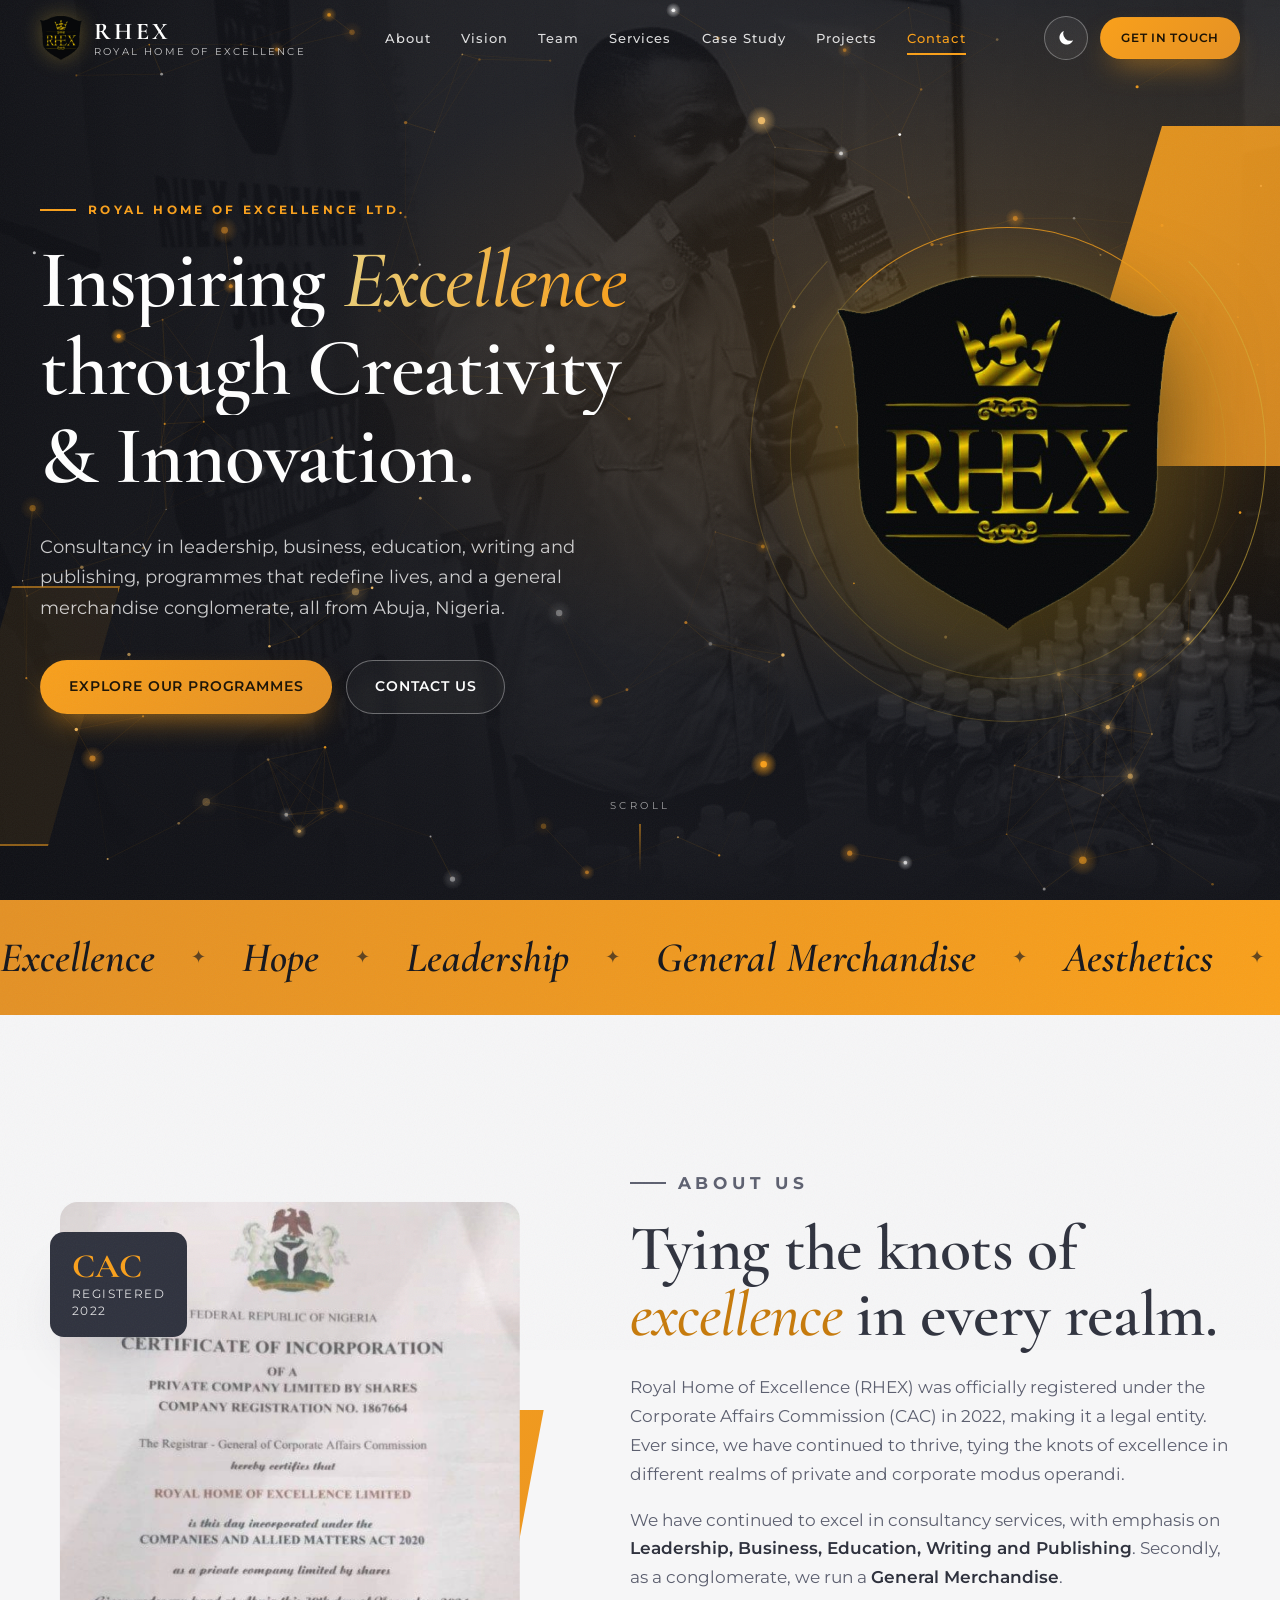
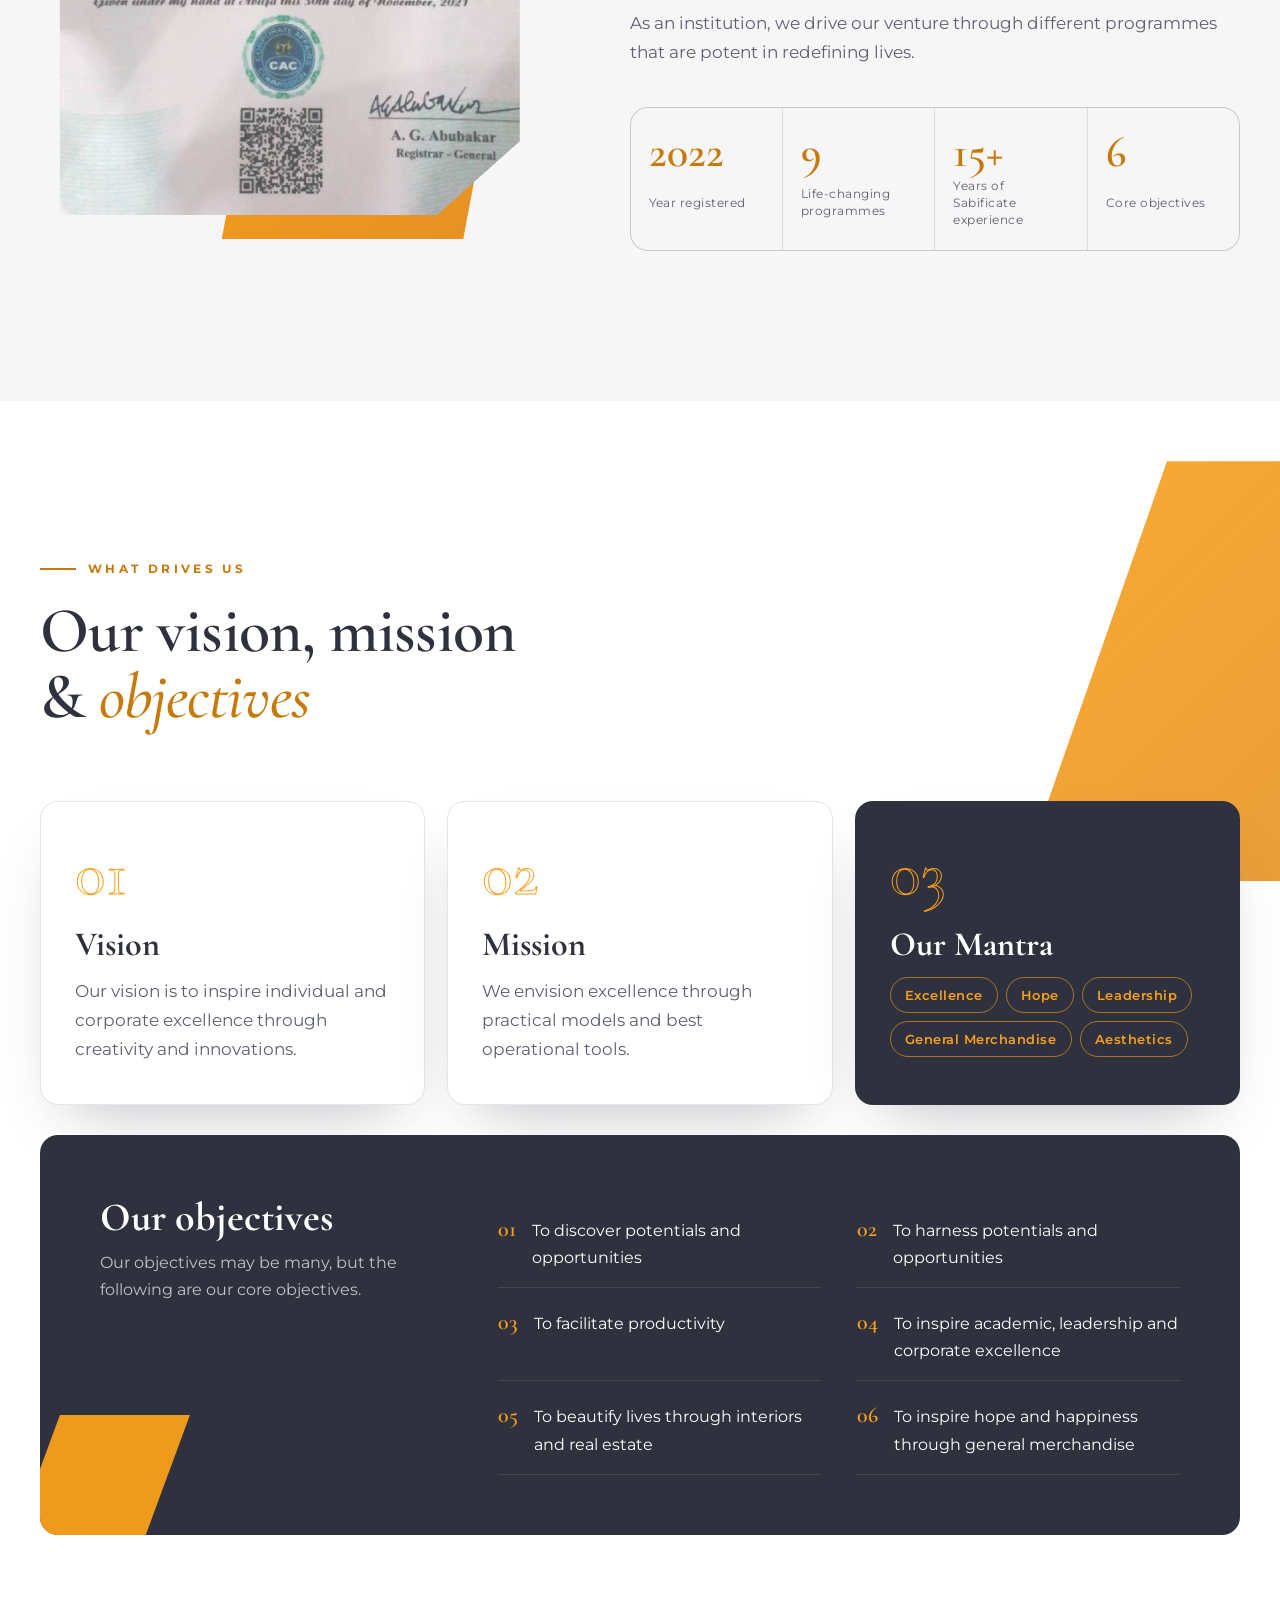
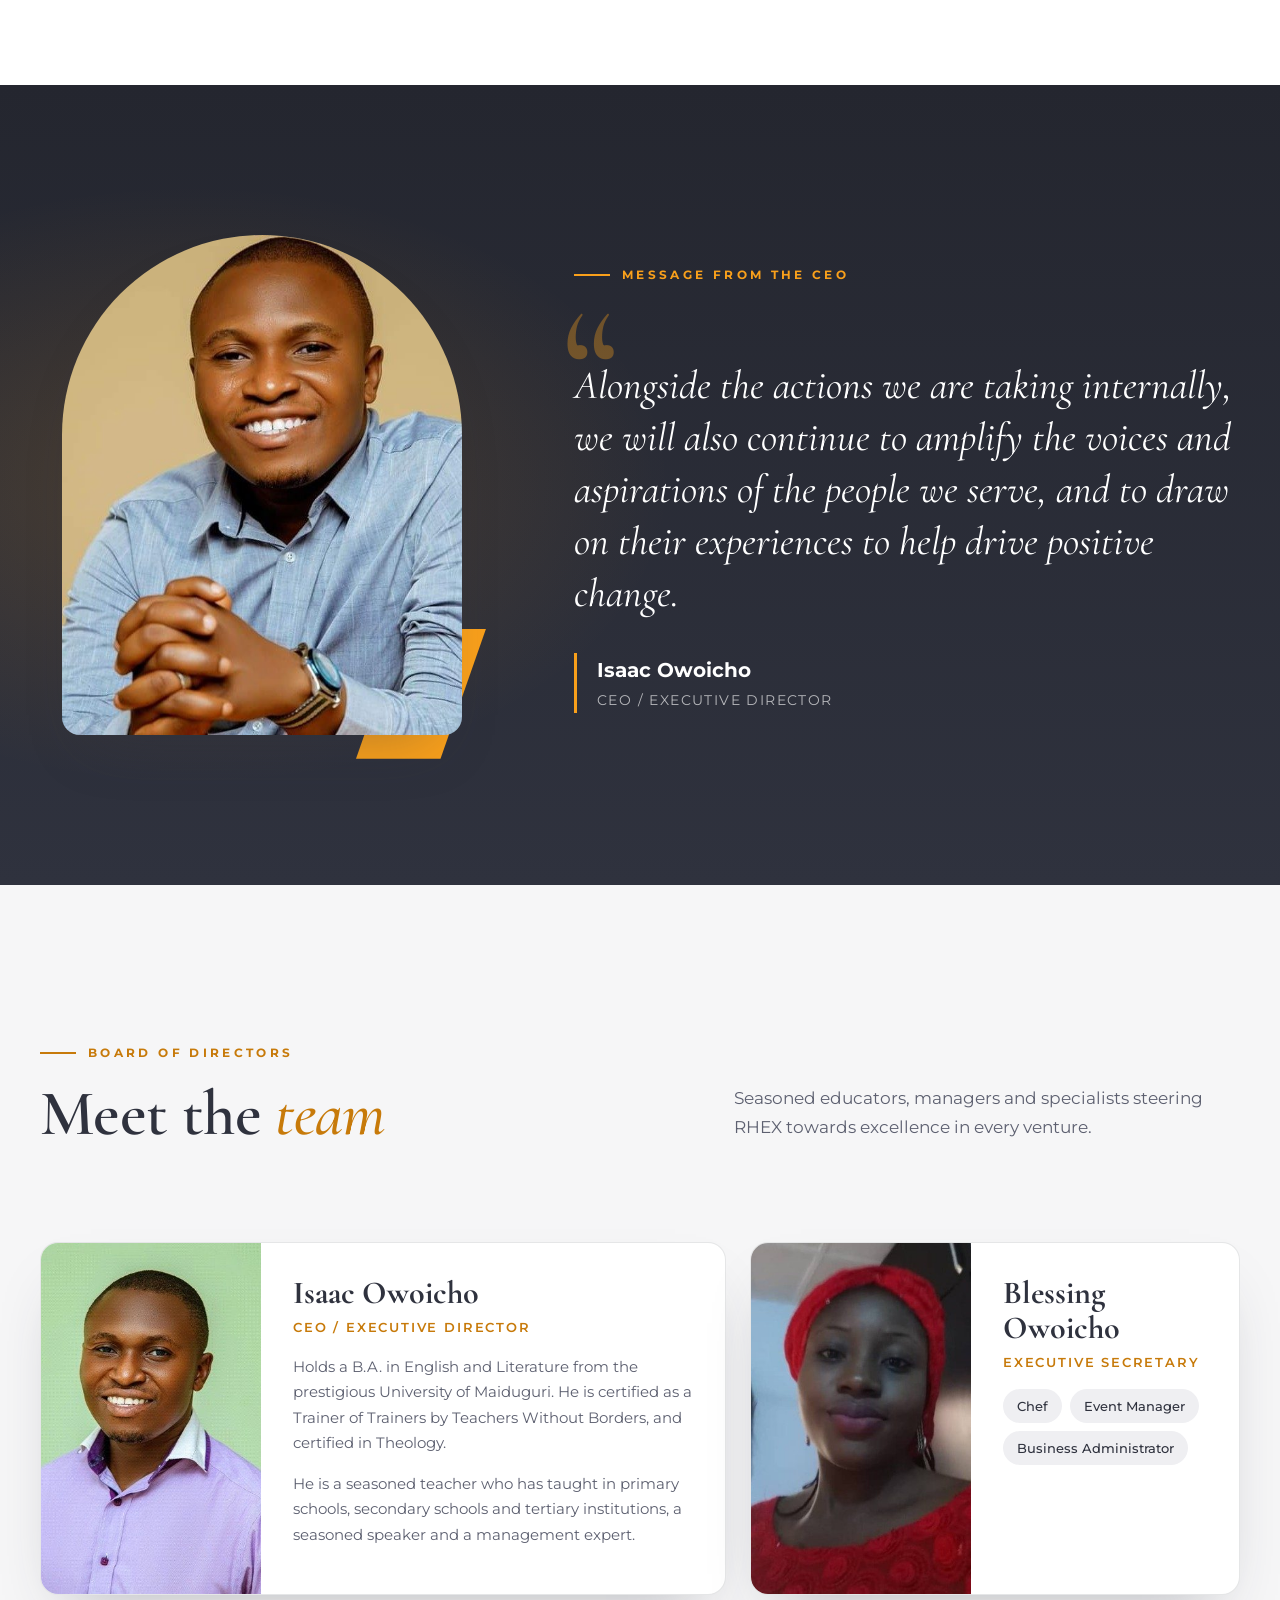
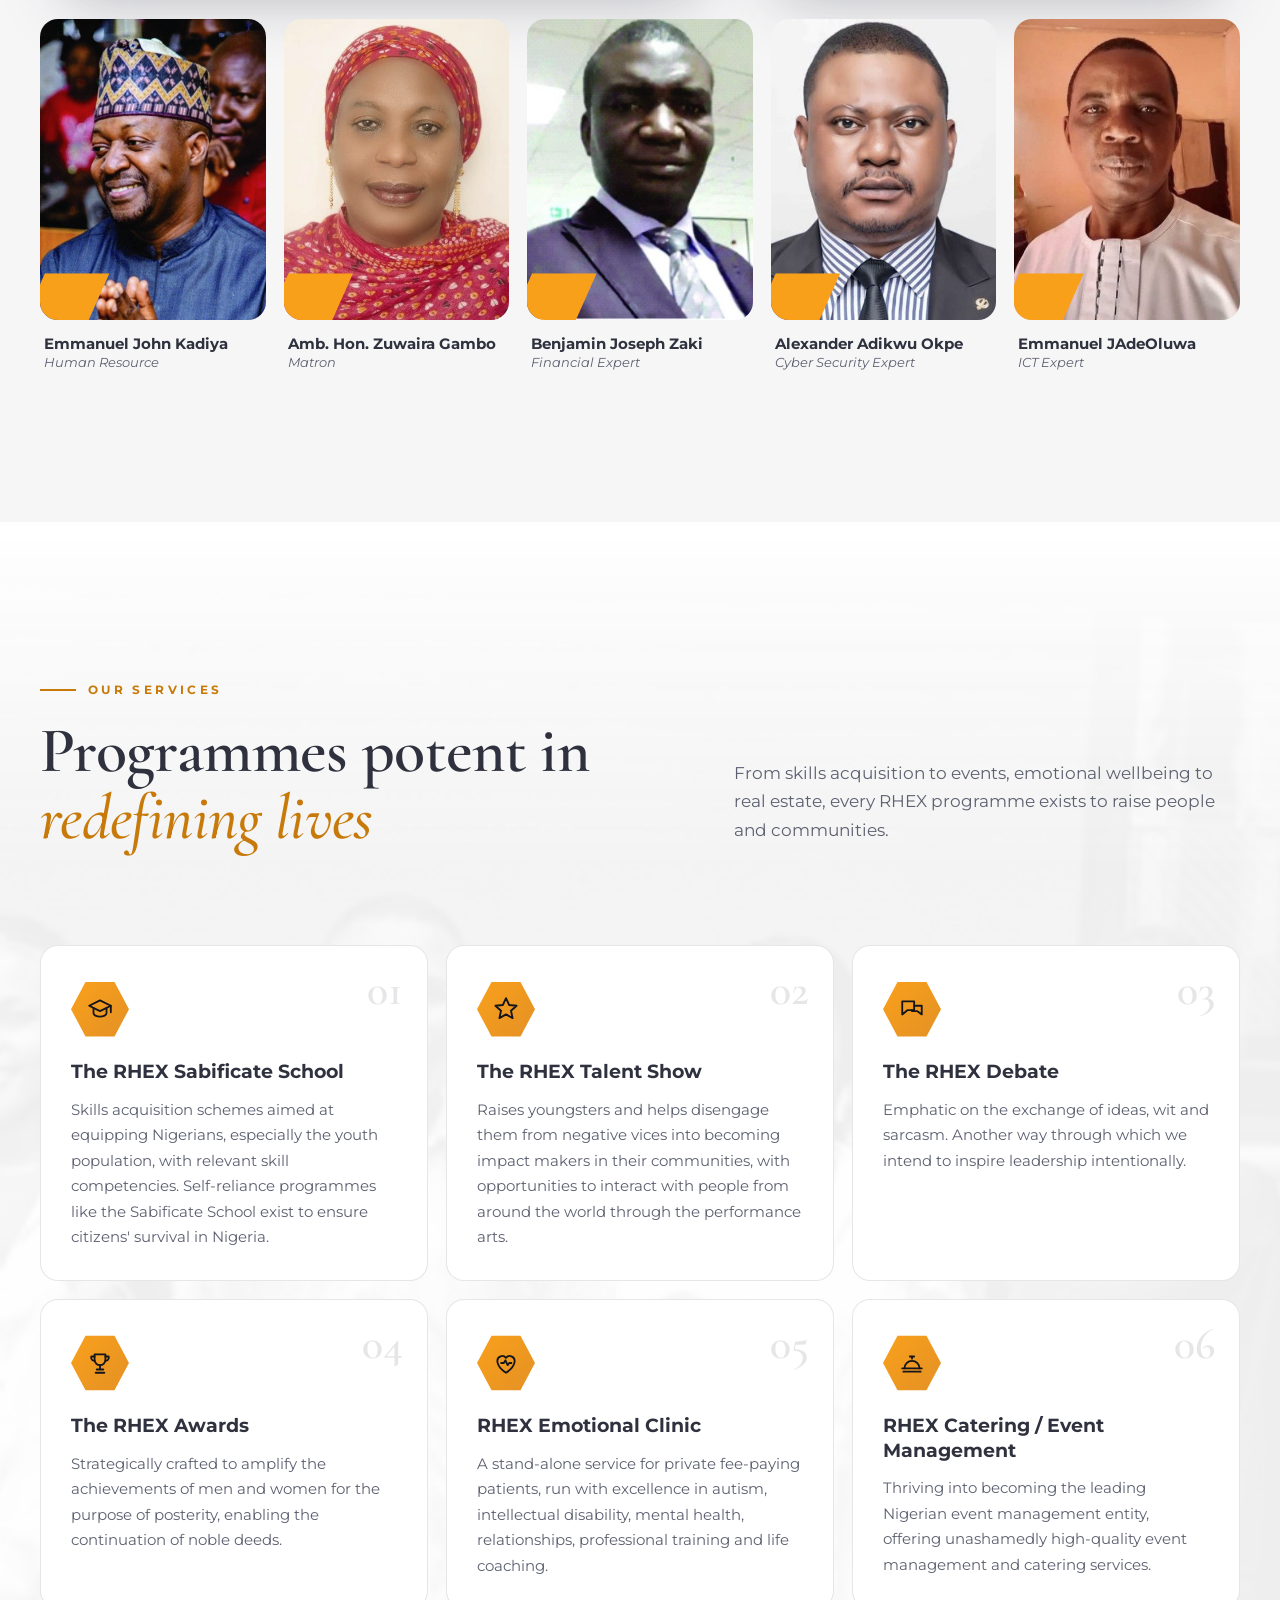
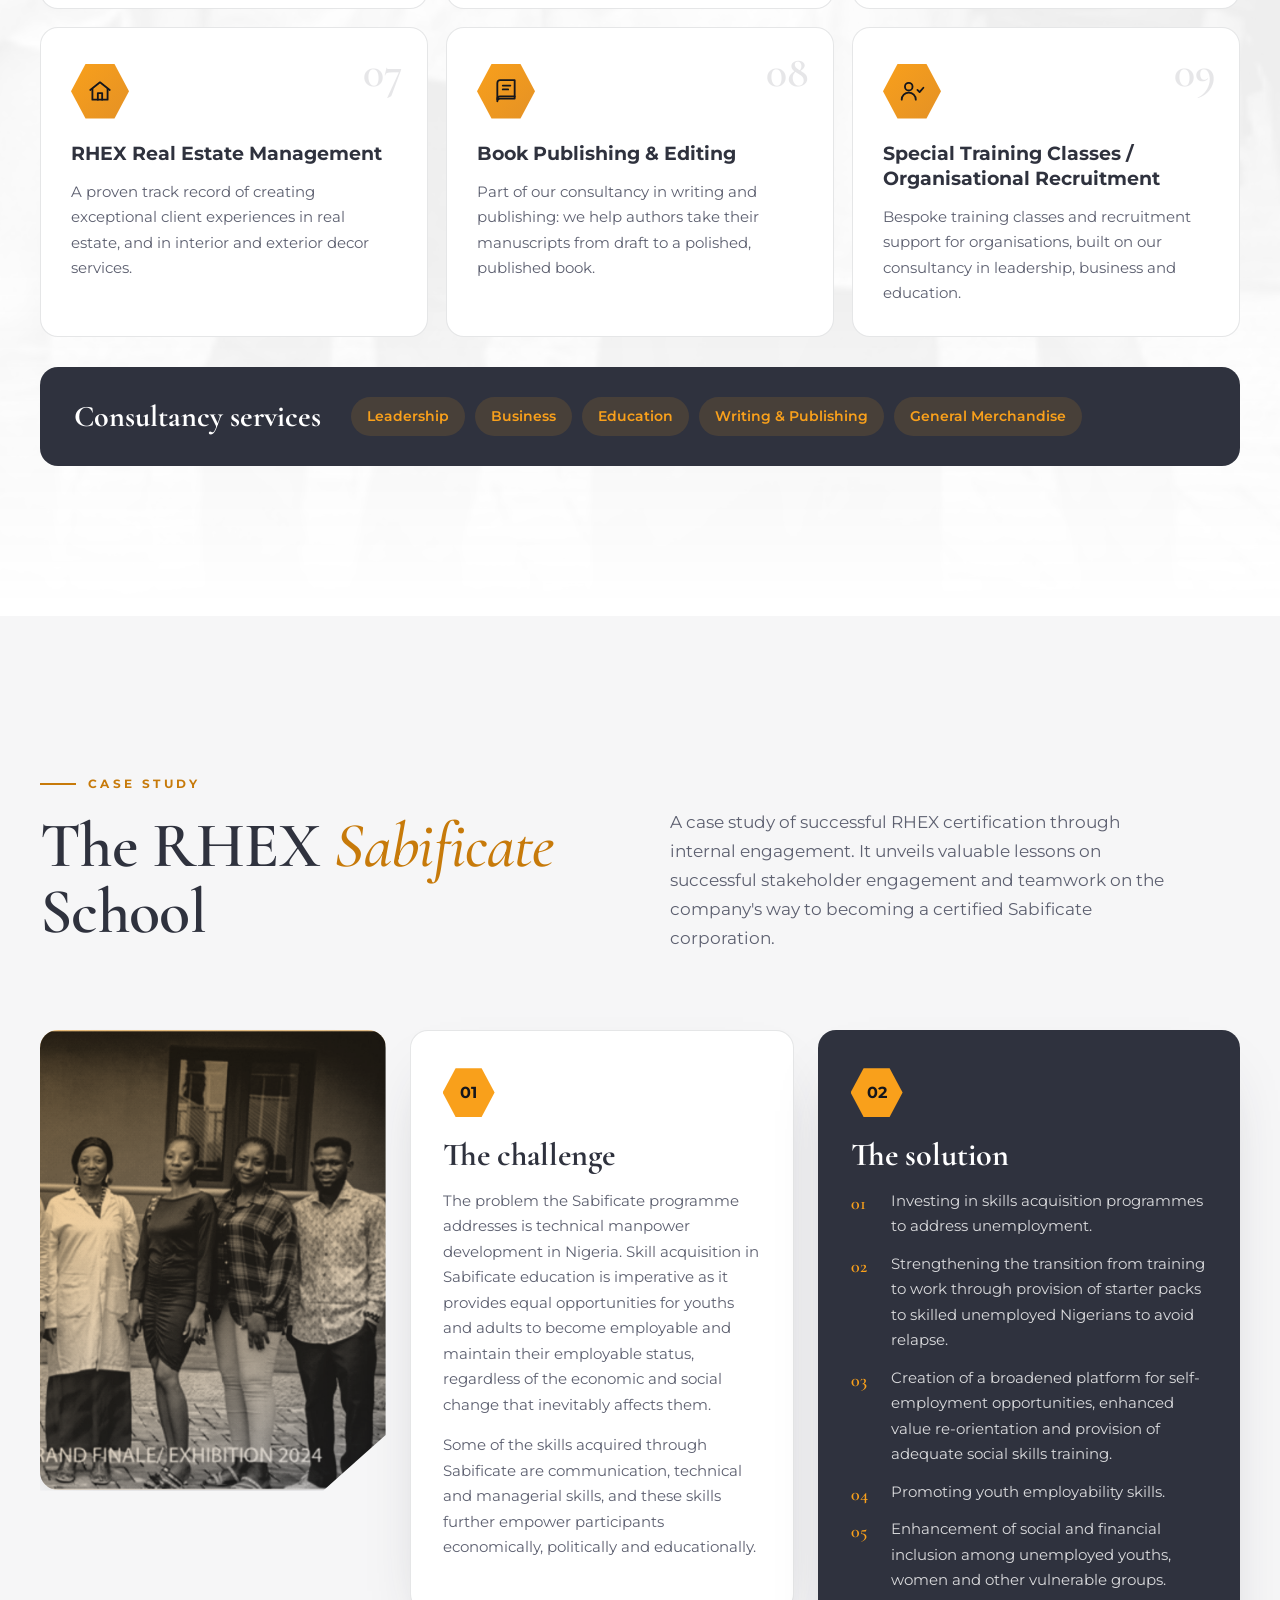
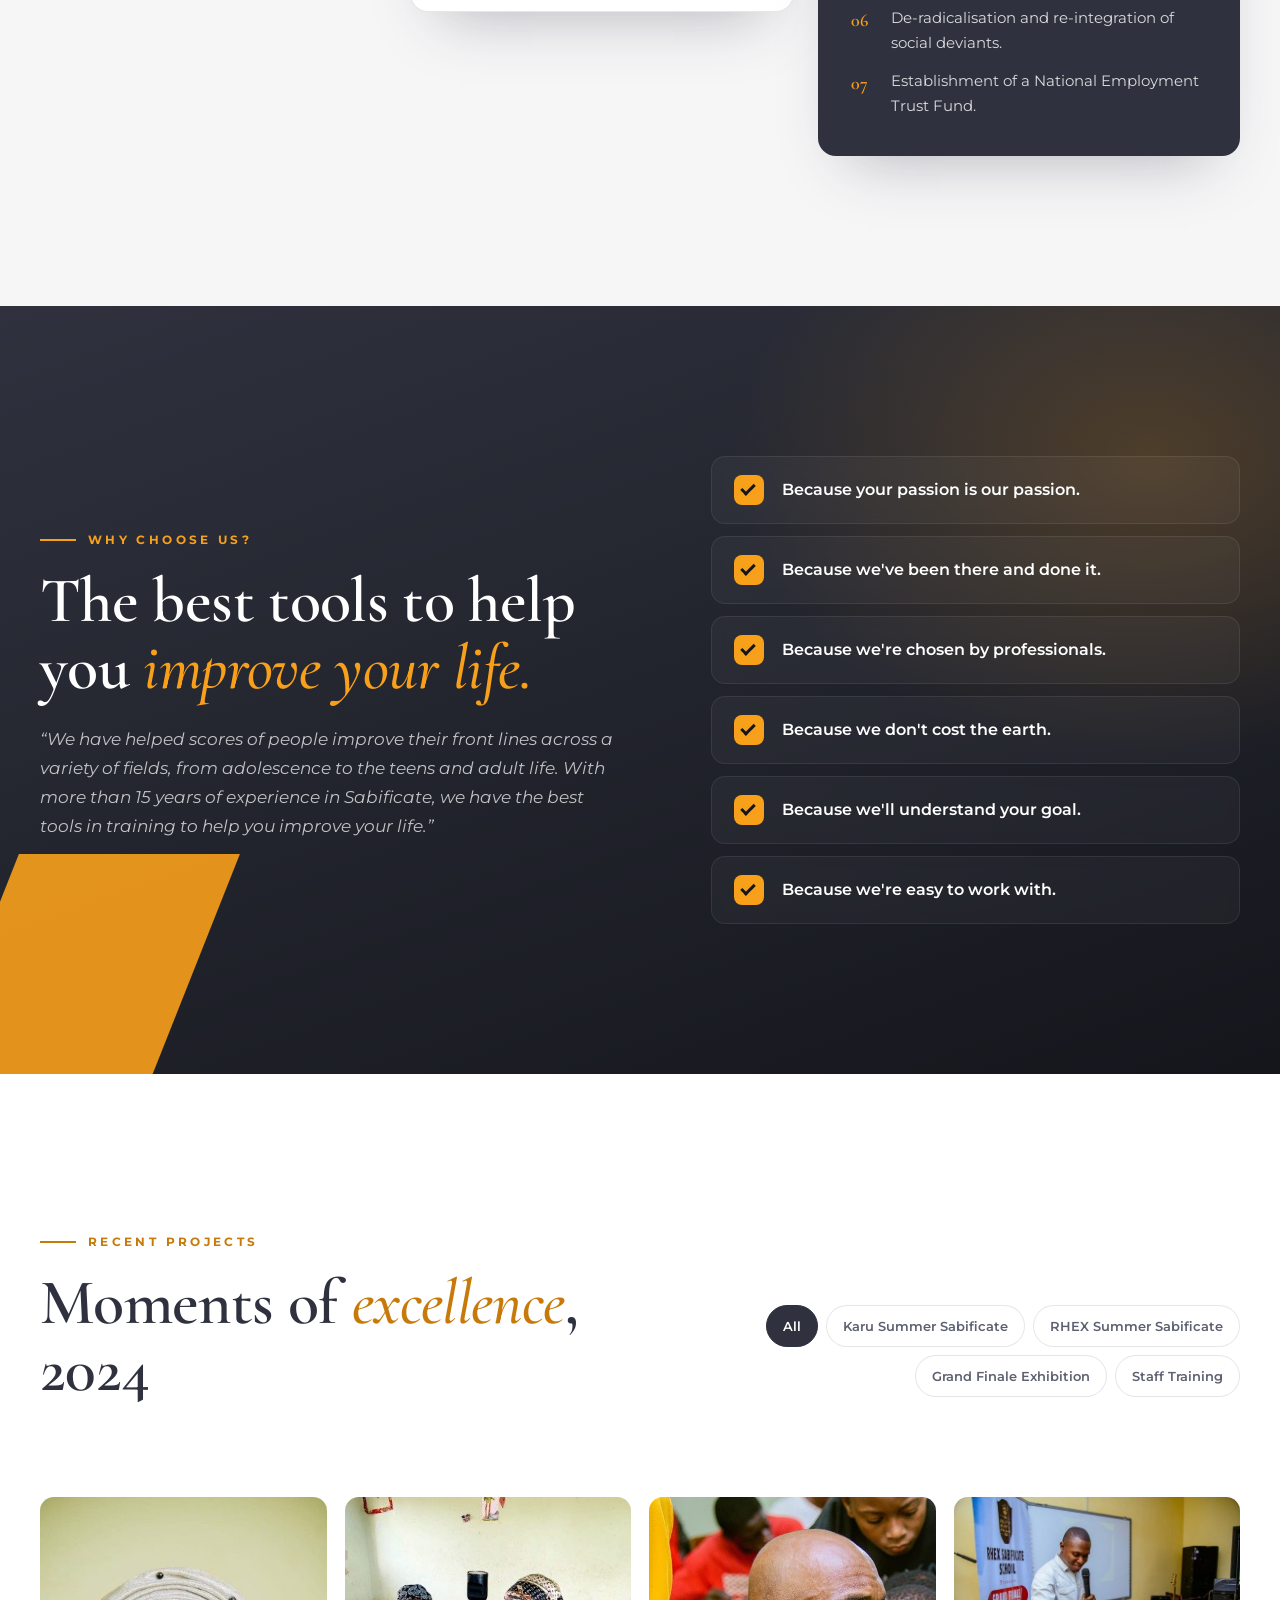
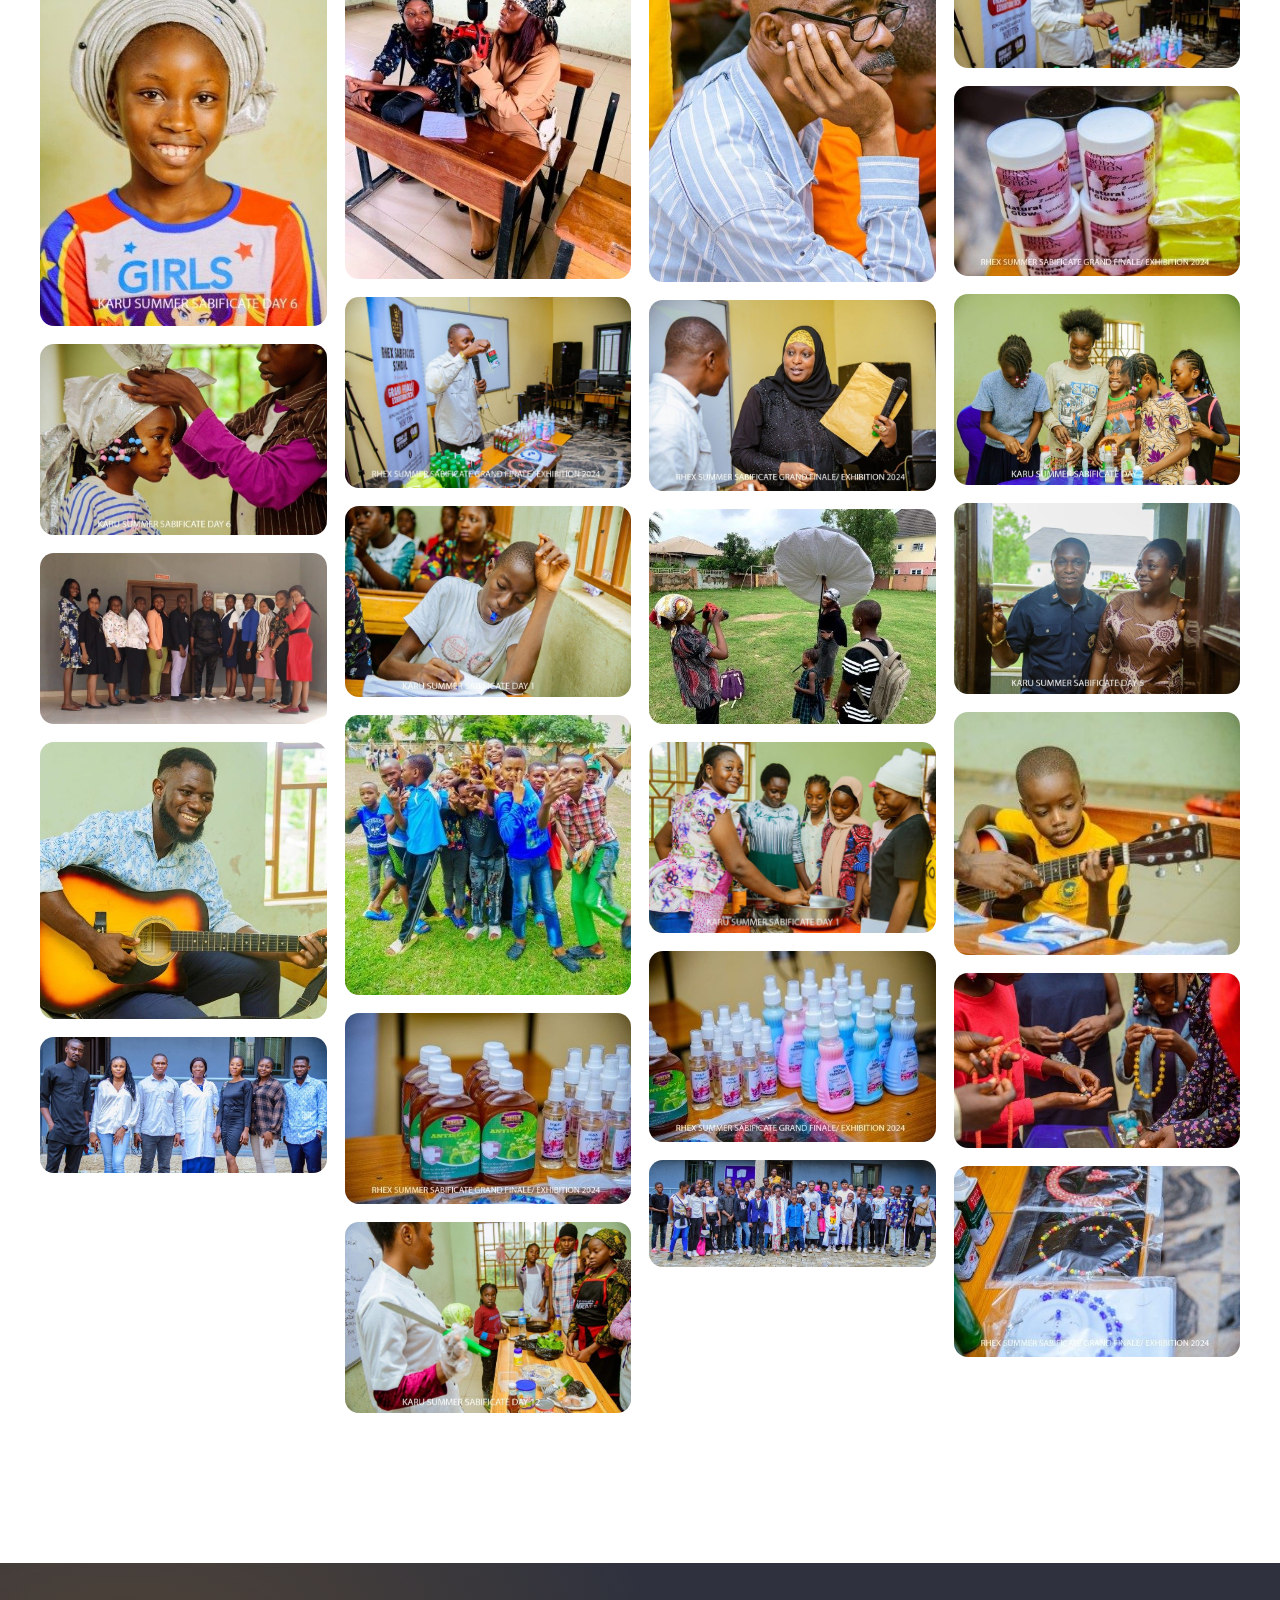
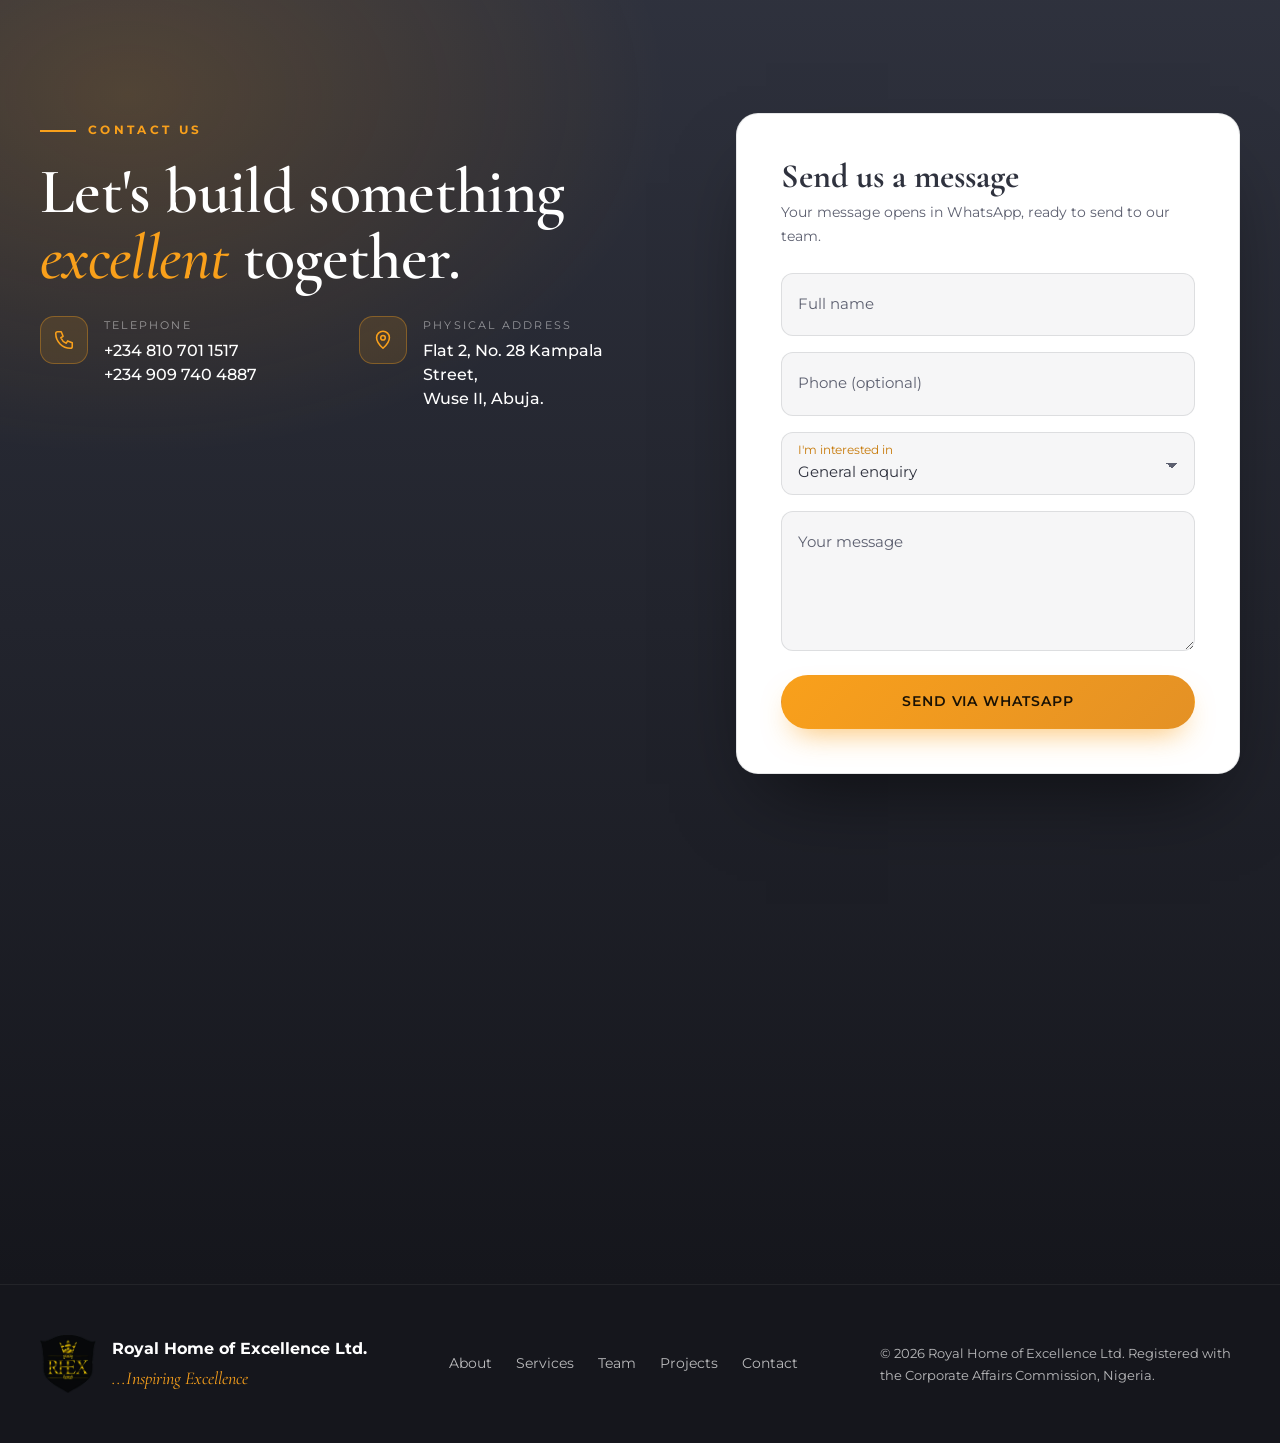
<file: index.html>
<!doctype html>
<html lang="en" class="no-js">
<head>
  <meta charset="utf-8">
  <meta name="viewport" content="width=device-width, initial-scale=1">
  <title>RHEX | Royal Home of Excellence Ltd.</title>
  <meta name="description" content="Royal Home of Excellence (RHEX) inspires individual and corporate excellence through creativity and innovation: consultancy in leadership, business, education, writing and publishing, the RHEX Sabificate School, events, real estate and general merchandise. Abuja, Nigeria.">
  <meta name="theme-color" content="#2F323E">
  <meta property="og:title" content="RHEX | Royal Home of Excellence Ltd.">
  <meta property="og:description" content="Inspiring individual and corporate excellence through creativity and innovation.">
  <meta property="og:image" content="assets/img/hero-exhibition.jpg">
  <meta property="og:url" content="https://www.rhexlimited.org">
  <link rel="icon" type="image/png" href="assets/img/favicon.png">
  <link rel="apple-touch-icon" href="assets/img/apple-touch-icon.png">

  <script>
    /* Set theme before paint to avoid a flash */
    (function () {
      var d = document.documentElement, t = null;
      d.classList.remove('no-js'); d.classList.add('js');
      try { t = localStorage.getItem('rhex-theme'); } catch (e) {}
      if (t !== 'light' && t !== 'dark') {
        t = window.matchMedia && window.matchMedia('(prefers-color-scheme: dark)').matches ? 'dark' : 'light';
      }
      d.setAttribute('data-theme', t);
    })();
  </script>

  <link rel="preconnect" href="https://fonts.googleapis.com">
  <link rel="preconnect" href="https://fonts.gstatic.com" crossorigin>
  <link href="https://fonts.googleapis.com/css2?family=Cormorant+Garamond:ital,wght@0,500;0,600;0,700;1,500&family=Montserrat:wght@300;400;500;600;700;800&display=swap" rel="stylesheet">
  <link rel="stylesheet" href="assets/css/styles.css">
</head>
<body>

  <!-- Preloader -->
  <div class="preloader" aria-hidden="true">
    <div class="preloader__inner">
      <img src="assets/img/rhex-logo.png" alt="" width="120" height="125">
      <span class="preloader__line"></span>
      <span class="preloader__text">Inspiring Excellence</span>
    </div>
  </div>

  <div class="grain" aria-hidden="true"></div>
  <div class="scroll-progress" aria-hidden="true"></div>

  <a class="skip-link" href="#main">Skip to content</a>

  <!-- Header -->
  <header class="nav" id="top">
    <div class="nav__inner container">
      <a href="#home" class="brand" aria-label="RHEX home">
        <img src="assets/img/rhex-logo.png" alt="RHEX logo" width="44" height="46">
        <span class="brand__text">
          <strong>RHEX</strong>
          <small>Royal Home of Excellence</small>
        </span>
      </a>

      <nav class="nav__links" aria-label="Primary">
        <a href="#about">About</a>
        <a href="#vision">Vision</a>
        <a href="#team">Team</a>
        <a href="#services">Services</a>
        <a href="#sabificate">Case Study</a>
        <a href="#projects">Projects</a>
        <a href="#contact">Contact</a>
      </nav>

      <div class="nav__actions">
        <button class="theme-toggle" type="button" aria-label="Switch colour theme" title="Switch light / dark mode">
          <svg class="icon-sun" viewBox="0 0 24 24" aria-hidden="true"><circle cx="12" cy="12" r="4.5"/><path d="M12 1.5v3M12 19.5v3M4.2 4.2l2.1 2.1M17.7 17.7l2.1 2.1M1.5 12h3M19.5 12h3M4.2 19.8l2.1-2.1M17.7 6.3l2.1-2.1"/></svg>
          <svg class="icon-moon" viewBox="0 0 24 24" aria-hidden="true"><path d="M20.5 14.6A8.5 8.5 0 0 1 9.4 3.5a8.5 8.5 0 1 0 11.1 11.1Z"/></svg>
        </button>
        <a href="#contact" class="btn btn--small btn--primary nav__cta">Get in touch</a>
        <button class="nav__burger" type="button" aria-label="Open menu" aria-expanded="false" aria-controls="mobile-menu">
          <span></span><span></span><span></span>
        </button>
      </div>
    </div>

    <div class="mobile-menu" id="mobile-menu" hidden>
      <a href="#about">About</a>
      <a href="#vision">Vision &amp; Mission</a>
      <a href="#team">Our Team</a>
      <a href="#services">Services</a>
      <a href="#sabificate">Case Study</a>
      <a href="#projects">Projects</a>
      <a href="#contact">Contact</a>
    </div>
  </header>

  <main id="main">

    <!-- Hero -->
    <section class="hero" id="home">
      <div class="hero__media" aria-hidden="true">
        <img src="assets/img/hero-exhibition.jpg" alt="" class="hero__img">
      </div>
      <div class="hero__veil" aria-hidden="true"></div>
      <canvas class="particles" data-particles="hero" aria-hidden="true"></canvas>
      <div class="hero__shape hero__shape--a" aria-hidden="true"></div>
      <div class="hero__shape hero__shape--b" aria-hidden="true"></div>

      <div class="hero__content container">
        <div class="hero__copy">
          <p class="eyebrow hero__eyebrow"><span class="eyebrow__dash"></span>Royal Home of Excellence Ltd.</p>
          <h1 class="hero__title">
            <span class="line"><span>Inspiring <em>Excellence</em></span></span>
            <span class="line"><span>through Creativity</span></span>
            <span class="line"><span>&amp; Innovation.</span></span>
          </h1>
          <p class="hero__lead">Consultancy in leadership, business, education, writing and publishing, programmes that redefine lives, and a general merchandise conglomerate, all from Abuja, Nigeria.</p>
          <div class="hero__ctas">
            <a href="#services" class="btn btn--primary">Explore our programmes</a>
            <a href="#contact" class="btn btn--ghost">Contact us</a>
          </div>
        </div>
        <div class="hero__crest" aria-hidden="true">
          <div class="crest">
            <span class="crest__halo"></span>
            <img src="assets/img/rhex-logo.png" alt="" width="300" height="312">
          </div>
        </div>
      </div>

      <a href="#about" class="hero__scroll" aria-label="Scroll to About">
        <span>Scroll</span><i></i>
      </a>
    </section>

    <!-- Mantra marquee -->
    <section class="mantra" aria-label="Our mantra">
      <div class="mantra__track">
        <div class="mantra__group">
          <span>Excellence</span><b>✦</b><span>Hope</span><b>✦</b><span>Leadership</span><b>✦</b><span>General Merchandise</span><b>✦</b><span>Aesthetics</span><b>✦</b>
        </div>
        <div class="mantra__group" aria-hidden="true">
          <span>Excellence</span><b>✦</b><span>Hope</span><b>✦</b><span>Leadership</span><b>✦</b><span>General Merchandise</span><b>✦</b><span>Aesthetics</span><b>✦</b>
        </div>
      </div>
    </section>

    <!-- About -->
    <section class="section about" id="about">
      <div class="container about__grid">
        <div class="about__media reveal">
          <div class="frame frame--angled">
            <img src="assets/img/certificate.jpg" alt="RHEX Certificate of Incorporation from the Corporate Affairs Commission" loading="lazy">
          </div>
          <div class="about__badge">
            <strong>CAC</strong>
            <span>Registered<br>2022</span>
          </div>
        </div>

        <div class="about__copy">
          <p class="eyebrow reveal"><span class="eyebrow__dash"></span>About us</p>
          <h2 class="section-title reveal">Tying the knots of <em>excellence</em> in every realm.</h2>
          <p class="reveal">Royal Home of Excellence (RHEX) was officially registered under the Corporate Affairs Commission (CAC) in 2022, making it a legal entity. Ever since, we have continued to thrive, tying the knots of excellence in different realms of private and corporate modus operandi.</p>
          <p class="reveal">We have continued to excel in consultancy services, with emphasis on <strong>Leadership, Business, Education, Writing and Publishing</strong>. Secondly, as a conglomerate, we run a <strong>General Merchandise</strong>.</p>
          <p class="reveal">As an institution, we drive our venture through different programmes that are potent in redefining lives.</p>

          <div class="stats reveal">
            <div class="stat"><span class="stat__num" data-count="2022">2022</span><span class="stat__label">Year registered</span></div>
            <div class="stat"><span class="stat__num" data-count="9">9</span><span class="stat__label">Life-changing programmes</span></div>
            <div class="stat"><span class="stat__num" data-count="15" data-suffix="+">15+</span><span class="stat__label">Years of Sabificate experience</span></div>
            <div class="stat"><span class="stat__num" data-count="6">6</span><span class="stat__label">Core objectives</span></div>
          </div>
        </div>
      </div>
    </section>

    <!-- Vision / Mission / Objectives -->
    <section class="section vision" id="vision">
      <div class="container">
        <div class="section-head">
          <p class="eyebrow reveal"><span class="eyebrow__dash"></span>What drives us</p>
          <h2 class="section-title reveal">Our vision, mission <br>&amp; <em>objectives</em></h2>
        </div>

        <div class="vm-grid">
          <article class="vm-card reveal">
            <span class="vm-card__index">01</span>
            <h3>Vision</h3>
            <p>Our vision is to inspire individual and corporate excellence through creativity and innovations.</p>
          </article>
          <article class="vm-card reveal">
            <span class="vm-card__index">02</span>
            <h3>Mission</h3>
            <p>We envision excellence through practical models and best operational tools.</p>
          </article>
          <article class="vm-card vm-card--dark reveal">
            <span class="vm-card__index">03</span>
            <h3>Our Mantra</h3>
            <ul class="mantra-list">
              <li>Excellence</li><li>Hope</li><li>Leadership</li><li>General Merchandise</li><li>Aesthetics</li>
            </ul>
          </article>
        </div>

        <div class="objectives reveal">
          <div class="objectives__intro">
            <h3>Our objectives</h3>
            <p>Our objectives may be many, but the following are our core objectives.</p>
          </div>
          <ol class="objectives__list">
            <li><span>01</span>To discover potentials and opportunities</li>
            <li><span>02</span>To harness potentials and opportunities</li>
            <li><span>03</span>To facilitate productivity</li>
            <li><span>04</span>To inspire academic, leadership and corporate excellence</li>
            <li><span>05</span>To beautify lives through interiors and real estate</li>
            <li><span>06</span>To inspire hope and happiness through general merchandise</li>
          </ol>
        </div>
      </div>
    </section>

    <!-- CEO message -->
    <section class="ceo" id="ceo">
      <canvas class="particles" data-particles="soft" aria-hidden="true"></canvas>
      <div class="container ceo__grid">
        <div class="ceo__portrait reveal">
          <div class="frame frame--portrait">
            <img src="assets/img/ceo.jpg" alt="Isaac Owoicho, CEO and Executive Director of RHEX" loading="lazy">
          </div>
          <span class="ceo__accent" aria-hidden="true"></span>
        </div>
        <div class="ceo__copy">
          <p class="eyebrow eyebrow--light reveal"><span class="eyebrow__dash"></span>Message from the CEO</p>
          <blockquote class="ceo__quote reveal">
            <span class="ceo__mark" aria-hidden="true">“</span>
            <p>Alongside the actions we are taking internally, we will also continue to amplify the voices and aspirations of the people we serve, and to draw on their experiences to help drive positive change.</p>
          </blockquote>
          <div class="ceo__sign reveal">
            <strong>Isaac Owoicho</strong>
            <span>CEO / Executive Director</span>
          </div>
        </div>
      </div>
    </section>

    <!-- Team -->
    <section class="section team" id="team">
      <div class="container">
        <div class="section-head section-head--split">
          <div>
            <p class="eyebrow reveal"><span class="eyebrow__dash"></span>Board of directors</p>
            <h2 class="section-title reveal">Meet the <em>team</em></h2>
          </div>
          <p class="section-lead reveal">Seasoned educators, managers and specialists steering RHEX towards excellence in every venture.</p>
        </div>

        <div class="leaders">
          <article class="leader reveal">
            <div class="leader__photo"><img src="assets/img/team/isaac-owoicho.jpg" alt="Isaac Owoicho" loading="lazy"></div>
            <div class="leader__body">
              <h3>Isaac Owoicho</h3>
              <p class="role">CEO / Executive Director</p>
              <p>Holds a B.A. in English and Literature from the prestigious University of Maiduguri. He is certified as a Trainer of Trainers by Teachers Without Borders, and certified in Theology.</p>
              <p>He is a seasoned teacher who has taught in primary schools, secondary schools and tertiary institutions, a seasoned speaker and a management expert.</p>
            </div>
          </article>
          <article class="leader reveal">
            <div class="leader__photo"><img src="assets/img/team/blessing-owoicho.jpg" alt="Blessing Owoicho" loading="lazy"></div>
            <div class="leader__body">
              <h3>Blessing Owoicho</h3>
              <p class="role">Executive Secretary</p>
              <ul class="tags"><li>Chef</li><li>Event Manager</li><li>Business Administrator</li></ul>
            </div>
          </article>
        </div>

        <div class="members">
          <figure class="member reveal">
            <div class="member__photo"><img src="assets/img/team/emmanuel-john-kadiya.jpg" alt="Emmanuel John Kadiya" loading="lazy"></div>
            <figcaption><strong>Emmanuel John Kadiya</strong><span>Human Resource</span></figcaption>
          </figure>
          <figure class="member reveal">
            <div class="member__photo"><img src="assets/img/team/zuwaira-gambo.jpg" alt="Amb. Hon. Zuwaira Gambo" loading="lazy"></div>
            <figcaption><strong>Amb. Hon. Zuwaira Gambo</strong><span>Matron</span></figcaption>
          </figure>
          <figure class="member reveal">
            <div class="member__photo"><img src="assets/img/team/benjamin-joseph-zaki.jpg" alt="Benjamin Joseph Zaki" loading="lazy"></div>
            <figcaption><strong>Benjamin Joseph Zaki</strong><span>Financial Expert</span></figcaption>
          </figure>
          <figure class="member reveal">
            <div class="member__photo"><img src="assets/img/team/alexander-adikwu-okpe.jpg" alt="Alexander Adikwu Okpe" loading="lazy"></div>
            <figcaption><strong>Alexander Adikwu Okpe</strong><span>Cyber Security Expert</span></figcaption>
          </figure>
          <figure class="member reveal">
            <div class="member__photo"><img src="assets/img/team/emmanuel-jadeoluwa.jpg" alt="Emmanuel JAdeOluwa" loading="lazy"></div>
            <figcaption><strong>Emmanuel JAdeOluwa</strong><span>ICT Expert</span></figcaption>
          </figure>
        </div>
      </div>
    </section>

    <!-- Services -->
    <section class="section services" id="services">
      <div class="services__bg" aria-hidden="true"><img src="assets/img/group-bw.jpg" alt="" loading="lazy"></div>
      <div class="container">
        <div class="section-head section-head--split">
          <div>
            <p class="eyebrow reveal"><span class="eyebrow__dash"></span>Our services</p>
            <h2 class="section-title reveal">Programmes potent in <em>redefining lives</em></h2>
          </div>
          <p class="section-lead reveal">From skills acquisition to events, emotional wellbeing to real estate, every RHEX programme exists to raise people and communities.</p>
        </div>

        <div class="service-grid">
          <article class="service reveal">
            <div class="service__icon"><svg viewBox="0 0 24 24" aria-hidden="true"><path d="M2 9l10-5 10 5-10 5L2 9Z"/><path d="M6 11v5c0 1.5 2.7 3 6 3s6-1.5 6-3v-5"/><path d="M22 9v6"/></svg></div>
            <span class="service__num">01</span>
            <h3>The RHEX Sabificate School</h3>
            <p>Skills acquisition schemes aimed at equipping Nigerians, especially the youth population, with relevant skill competencies. Self-reliance programmes like the Sabificate School exist to ensure citizens' survival in Nigeria.</p>
          </article>
          <article class="service reveal">
            <div class="service__icon"><svg viewBox="0 0 24 24" aria-hidden="true"><path d="M12 2l2.9 6.3 6.9.7-5.2 4.6 1.5 6.8L12 17l-6.1 3.4 1.5-6.8L2.2 9l6.9-.7L12 2Z"/></svg></div>
            <span class="service__num">02</span>
            <h3>The RHEX Talent Show</h3>
            <p>Raises youngsters and helps disengage them from negative vices into becoming impact makers in their communities, with opportunities to interact with people from around the world through the performance arts.</p>
          </article>
          <article class="service reveal">
            <div class="service__icon"><svg viewBox="0 0 24 24" aria-hidden="true"><path d="M3 5h11v8H8l-5 4V5Z"/><path d="M14 9h7v8l-4-3h-5v-1"/></svg></div>
            <span class="service__num">03</span>
            <h3>The RHEX Debate</h3>
            <p>Emphatic on the exchange of ideas, wit and sarcasm. Another way through which we intend to inspire leadership intentionally.</p>
          </article>
          <article class="service reveal">
            <div class="service__icon"><svg viewBox="0 0 24 24" aria-hidden="true"><path d="M7 4h10v5a5 5 0 0 1-10 0V4Z"/><path d="M7 6H4a3 3 0 0 0 3 4M17 6h3a3 3 0 0 1-3 4"/><path d="M12 14v4M8 21h8M9 18h6"/></svg></div>
            <span class="service__num">04</span>
            <h3>The RHEX Awards</h3>
            <p>Strategically crafted to amplify the achievements of men and women for the purpose of posterity, enabling the continuation of noble deeds.</p>
          </article>
          <article class="service reveal">
            <div class="service__icon"><svg viewBox="0 0 24 24" aria-hidden="true"><path d="M12 21s-8-4.6-8-11a4.5 4.5 0 0 1 8-2.8A4.5 4.5 0 0 1 20 10c0 6.4-8 11-8 11Z"/><path d="M7.5 12h2.5l1.5-2.5 2 4.5 1.5-2H17"/></svg></div>
            <span class="service__num">05</span>
            <h3>RHEX Emotional Clinic</h3>
            <p>A stand-alone service for private fee-paying patients, run with excellence in autism, intellectual disability, mental health, relationships, professional training and life coaching.</p>
          </article>
          <article class="service reveal">
            <div class="service__icon"><svg viewBox="0 0 24 24" aria-hidden="true"><path d="M3 17h18"/><path d="M5 17a7 7 0 0 1 14 0"/><path d="M12 8V6M10 6h4M4 20h16"/></svg></div>
            <span class="service__num">06</span>
            <h3>RHEX Catering / Event Management</h3>
            <p>Thriving into becoming the leading Nigerian event management entity, offering unashamedly high-quality event management and catering services.</p>
          </article>
          <article class="service reveal">
            <div class="service__icon"><svg viewBox="0 0 24 24" aria-hidden="true"><path d="M3 11l9-7 9 7"/><path d="M5 10v10h14V10"/><path d="M10 20v-6h4v6"/></svg></div>
            <span class="service__num">07</span>
            <h3>RHEX Real Estate Management</h3>
            <p>A proven track record of creating exceptional client experiences in real estate, and in interior and exterior decor services.</p>
          </article>
          <article class="service reveal">
            <div class="service__icon"><svg viewBox="0 0 24 24" aria-hidden="true"><path d="M4 4.5A2.5 2.5 0 0 1 6.5 2H20v17H6.5A2.5 2.5 0 0 0 4 21.5v-17Z"/><path d="M4 19.5A2.5 2.5 0 0 1 6.5 17H20M9 7h7M9 10.5h5"/></svg></div>
            <span class="service__num">08</span>
            <h3>Book Publishing &amp; Editing</h3>
            <p>Part of our consultancy in writing and publishing: we help authors take their manuscripts from draft to a polished, published book.</p>
          </article>
          <article class="service reveal">
            <div class="service__icon"><svg viewBox="0 0 24 24" aria-hidden="true"><circle cx="9" cy="8" r="3.5"/><path d="M2.5 20a6.5 6.5 0 0 1 13 0"/><path d="M17 11l2 2 3.5-4"/></svg></div>
            <span class="service__num">09</span>
            <h3>Special Training Classes / Organisational Recruitment</h3>
            <p>Bespoke training classes and recruitment support for organisations, built on our consultancy in leadership, business and education.</p>
          </article>
        </div>

        <div class="consult reveal">
          <h3>Consultancy services</h3>
          <ul>
            <li>Leadership</li><li>Business</li><li>Education</li><li>Writing &amp; Publishing</li><li>General Merchandise</li>
          </ul>
        </div>
      </div>
    </section>

    <!-- Case study -->
    <section class="section case" id="sabificate">
      <div class="container">
        <div class="case__head">
          <div>
            <p class="eyebrow reveal"><span class="eyebrow__dash"></span>Case study</p>
            <h2 class="section-title reveal">The RHEX <em>Sabificate</em> School</h2>
          </div>
          <p class="section-lead reveal">A case study of successful RHEX certification through internal engagement. It unveils valuable lessons on successful stakeholder engagement and teamwork on the company's way to becoming a certified Sabificate corporation.</p>
        </div>

        <div class="case__grid">
          <div class="case__media reveal">
            <div class="frame frame--angled frame--tint">
              <img src="assets/img/staff-training-bw.jpg" alt="RHEX Sabificate participants and facilitators" loading="lazy">
            </div>
          </div>

          <article class="case__block reveal">
            <span class="case__step">01</span>
            <h3>The challenge</h3>
            <p>The problem the Sabificate programme addresses is technical manpower development in Nigeria. Skill acquisition in Sabificate education is imperative as it provides equal opportunities for youths and adults to become employable and maintain their employable status, regardless of the economic and social change that inevitably affects them.</p>
            <p>Some of the skills acquired through Sabificate are communication, technical and managerial skills, and these skills further empower participants economically, politically and educationally.</p>
          </article>

          <article class="case__block case__block--solution reveal">
            <span class="case__step">02</span>
            <h3>The solution</h3>
            <ol class="solution-list">
              <li>Investing in skills acquisition programmes to address unemployment.</li>
              <li>Strengthening the transition from training to work through provision of starter packs to skilled unemployed Nigerians to avoid relapse.</li>
              <li>Creation of a broadened platform for self-employment opportunities, enhanced value re-orientation and provision of adequate social skills training.</li>
              <li>Promoting youth employability skills.</li>
              <li>Enhancement of social and financial inclusion among unemployed youths, women and other vulnerable groups.</li>
              <li>De-radicalisation and re-integration of social deviants.</li>
              <li>Establishment of a National Employment Trust Fund.</li>
            </ol>
          </article>
        </div>
      </div>
    </section>

    <!-- Why choose us -->
    <section class="why" id="why">
      <canvas class="particles" data-particles="soft" aria-hidden="true"></canvas>
      <div class="container why__grid">
        <div class="why__copy">
          <p class="eyebrow eyebrow--light reveal"><span class="eyebrow__dash"></span>Why choose us?</p>
          <h2 class="section-title section-title--light reveal">The best tools to help you <em>improve your life.</em></h2>
          <p class="why__quote reveal">“We have helped scores of people improve their front lines across a variety of fields, from adolescence to the teens and adult life. With more than 15 years of experience in Sabificate, we have the best tools in training to help you improve your life.”</p>
        </div>
        <ul class="why__list">
          <li class="reveal"><i aria-hidden="true"></i>Because your passion is our passion.</li>
          <li class="reveal"><i aria-hidden="true"></i>Because we've been there and done it.</li>
          <li class="reveal"><i aria-hidden="true"></i>Because we're chosen by professionals.</li>
          <li class="reveal"><i aria-hidden="true"></i>Because we don't cost the earth.</li>
          <li class="reveal"><i aria-hidden="true"></i>Because we'll understand your goal.</li>
          <li class="reveal"><i aria-hidden="true"></i>Because we're easy to work with.</li>
        </ul>
      </div>
    </section>

    <!-- Projects -->
    <section class="section projects" id="projects">
      <div class="container">
        <div class="section-head section-head--split">
          <div>
            <p class="eyebrow reveal"><span class="eyebrow__dash"></span>Recent projects</p>
            <h2 class="section-title reveal">Moments of <em>excellence</em>, 2024</h2>
          </div>
          <div class="filters reveal" role="group" aria-label="Filter projects">
            <button type="button" class="filter is-active" data-filter="all" aria-pressed="true">All</button>
            <button type="button" class="filter" data-filter="karu" aria-pressed="false">Karu Summer Sabificate</button>
            <button type="button" class="filter" data-filter="summer" aria-pressed="false">RHEX Summer Sabificate</button>
            <button type="button" class="filter" data-filter="exhibition" aria-pressed="false">Grand Finale Exhibition</button>
            <button type="button" class="filter" data-filter="staff" aria-pressed="false">Staff Training</button>
          </div>
        </div>

        <div class="gallery">
          <figure class="shot" data-cat="karu"><img src="assets/img/gallery/g04.jpg" alt="A young participant at Karu Summer Sabificate 2024" loading="lazy"><figcaption>Karu Summer Sabificate 2024</figcaption></figure>
          <figure class="shot" data-cat="karu"><img src="assets/img/gallery/g03.jpg" alt="Head-wrap styling class at Karu Summer Sabificate" loading="lazy"><figcaption>Karu Summer Sabificate 2024</figcaption></figure>
          <figure class="shot" data-cat="staff"><img src="assets/img/gallery/g07.jpg" alt="RHEX staff training group photo" loading="lazy"><figcaption>Staff Training 2024</figcaption></figure>
          <figure class="shot" data-cat="karu"><img src="assets/img/gallery/g01.jpg" alt="Guitar lessons at Karu Summer Sabificate" loading="lazy"><figcaption>Karu Summer Sabificate 2024</figcaption></figure>
          <figure class="shot" data-cat="summer"><img src="assets/img/gallery/g12.jpg" alt="RHEX Summer Sabificate facilitators" loading="lazy"><figcaption>RHEX Summer Sabificate 2024</figcaption></figure>
          <figure class="shot" data-cat="karu"><img src="assets/img/gallery/g06.jpg" alt="Photography class at Karu Summer Sabificate" loading="lazy"><figcaption>Karu Summer Sabificate 2024</figcaption></figure>
          <figure class="shot" data-cat="exhibition"><img src="assets/img/gallery/g14.jpg" alt="Presentation at the RHEX Sabificate Grand Finale Exhibition" loading="lazy"><figcaption>Grand Finale Exhibition 2024</figcaption></figure>
          <figure class="shot" data-cat="summer"><img src="assets/img/gallery/g09.jpg" alt="A student writing during RHEX Summer Sabificate" loading="lazy"><figcaption>RHEX Summer Sabificate 2024</figcaption></figure>
          <figure class="shot" data-cat="summer"><img src="assets/img/gallery/g10.jpg" alt="Children celebrating at RHEX Summer Sabificate" loading="lazy"><figcaption>RHEX Summer Sabificate 2024</figcaption></figure>
          <figure class="shot" data-cat="exhibition"><img src="assets/img/gallery/g18.jpg" alt="Products made by Sabificate participants on display" loading="lazy"><figcaption>Grand Finale Exhibition 2024</figcaption></figure>
          <figure class="shot" data-cat="karu"><img src="assets/img/gallery/g23.jpg" alt="Cooking class at Karu Summer Sabificate" loading="lazy"><figcaption>Karu Summer Sabificate 2024</figcaption></figure>
          <figure class="shot" data-cat="summer"><img src="assets/img/gallery/g08.jpg" alt="Guest at RHEX Summer Sabificate" loading="lazy"><figcaption>RHEX Summer Sabificate 2024</figcaption></figure>
          <figure class="shot" data-cat="exhibition"><img src="assets/img/gallery/g15.jpg" alt="Guests at the Sabificate Grand Finale Exhibition" loading="lazy"><figcaption>Grand Finale Exhibition 2024</figcaption></figure>
          <figure class="shot" data-cat="summer"><img src="assets/img/gallery/g11.jpg" alt="Outdoor photography session at RHEX Summer Sabificate" loading="lazy"><figcaption>RHEX Summer Sabificate 2024</figcaption></figure>
          <figure class="shot" data-cat="karu"><img src="assets/img/gallery/g25.jpg" alt="Participants cooking at Karu Summer Sabificate" loading="lazy"><figcaption>Karu Summer Sabificate 2024</figcaption></figure>
          <figure class="shot" data-cat="exhibition"><img src="assets/img/gallery/g20.jpg" alt="Liquid soap and detergents made by participants" loading="lazy"><figcaption>Grand Finale Exhibition 2024</figcaption></figure>
          <figure class="shot" data-cat="summer"><img src="assets/img/gallery/g13.jpg" alt="RHEX Summer Sabificate 2024 group photo" loading="lazy"><figcaption>RHEX Summer Sabificate 2024</figcaption></figure>
          <figure class="shot" data-cat="karu"><img src="assets/img/gallery/g21.jpg" alt="Facilitator teaching at Karu Summer Sabificate" loading="lazy"><figcaption>Karu Summer Sabificate 2024</figcaption></figure>
          <figure class="shot" data-cat="exhibition"><img src="assets/img/gallery/g19.jpg" alt="Creams and cosmetics made by participants" loading="lazy"><figcaption>Grand Finale Exhibition 2024</figcaption></figure>
          <figure class="shot" data-cat="karu"><img src="assets/img/gallery/g24.jpg" alt="Participants at Karu Summer Sabificate" loading="lazy"><figcaption>Karu Summer Sabificate 2024</figcaption></figure>
          <figure class="shot" data-cat="exhibition"><img src="assets/img/gallery/g16.jpg" alt="Visitors at the Sabificate Grand Finale Exhibition" loading="lazy"><figcaption>Grand Finale Exhibition 2024</figcaption></figure>
          <figure class="shot" data-cat="karu"><img src="assets/img/gallery/g02.jpg" alt="A boy learning guitar at Karu Summer Sabificate" loading="lazy"><figcaption>Karu Summer Sabificate 2024</figcaption></figure>
          <figure class="shot" data-cat="karu"><img src="assets/img/gallery/g22.jpg" alt="Bead-making at Karu Summer Sabificate" loading="lazy"><figcaption>Karu Summer Sabificate 2024</figcaption></figure>
          <figure class="shot" data-cat="exhibition"><img src="assets/img/gallery/g17.jpg" alt="Craft products at the Grand Finale Exhibition" loading="lazy"><figcaption>Grand Finale Exhibition 2024</figcaption></figure>
        </div>
      </div>
    </section>

    <!-- Contact -->
    <section class="contact" id="contact">
      <canvas class="particles" data-particles="hero" aria-hidden="true"></canvas>
      <div class="container contact__grid">
        <div class="contact__copy">
          <p class="eyebrow eyebrow--light reveal"><span class="eyebrow__dash"></span>Contact us</p>
          <h2 class="section-title section-title--light reveal">Let's build something <em>excellent</em> together.</h2>

          <ul class="contact__list">
            <li class="reveal">
              <span class="contact__icon"><svg viewBox="0 0 24 24" aria-hidden="true"><path d="M5 3h4l2 5-2.5 1.5a11 11 0 0 0 6 6L16 13l5 2v4a2 2 0 0 1-2 2A16 16 0 0 1 3 5a2 2 0 0 1 2-2Z"/></svg></span>
              <div><small>Telephone</small><a href="tel:+2348107011517">+234 810 701 1517</a><a href="tel:+2349097404887">+234 909 740 4887</a></div>
            </li>
            <li class="reveal">
              <span class="contact__icon"><svg viewBox="0 0 24 24" aria-hidden="true"><path d="M12 21s-7-6.2-7-11.5a7 7 0 0 1 14 0C19 14.8 12 21 12 21Z"/><circle cx="12" cy="9.5" r="2.5"/></svg></span>
              <div><small>Physical address</small><address>Flat 2, No. 28 Kampala Street,<br>Wuse II, Abuja.</address></div>
            </li>
            <li class="reveal">
              <span class="contact__icon"><svg viewBox="0 0 24 24" aria-hidden="true"><rect x="3" y="5" width="18" height="14" rx="2"/><path d="M3 7l9 6 9-6"/></svg></span>
              <div><small>Postal address</small><address>P.M.B 534, Abuja, FCT</address></div>
            </li>
            <li class="reveal">
              <span class="contact__icon"><svg viewBox="0 0 24 24" aria-hidden="true"><circle cx="12" cy="12" r="9"/><path d="M3 12h18M12 3a14 14 0 0 1 0 18M12 3a14 14 0 0 0 0 18"/></svg></span>
              <div><small>Website</small><a href="https://www.rhexlimited.org">www.rhexlimited.org</a></div>
            </li>
          </ul>

          <div class="socials reveal">
            <a href="https://www.facebook.com/RHEXlimited" target="_blank" rel="noopener" aria-label="RHEX on Facebook"><svg viewBox="0 0 24 24" aria-hidden="true"><path d="M14 8h3V4h-3a4 4 0 0 0-4 4v2H7v4h3v8h4v-8h3l1-4h-4V8Z"/></svg></a>
            <a href="https://www.instagram.com/RHEXlimited" target="_blank" rel="noopener" aria-label="RHEX on Instagram"><svg viewBox="0 0 24 24" aria-hidden="true"><rect x="3" y="3" width="18" height="18" rx="5"/><circle cx="12" cy="12" r="4"/><circle cx="17.5" cy="6.5" r="1" class="fill"/></svg></a>
            <a href="https://x.com/RHEXlimited" target="_blank" rel="noopener" aria-label="RHEX on X (Twitter)"><svg viewBox="0 0 24 24" aria-hidden="true"><path d="M4 4l16 16M20 4L4 20"/></svg></a>
            <a href="https://wa.me/2349097404887" target="_blank" rel="noopener" aria-label="Chat with RHEX on WhatsApp"><svg viewBox="0 0 24 24" aria-hidden="true"><path d="M4 20l1.3-4A8.5 8.5 0 1 1 8 18.8L4 20Z"/><path d="M9 8.5c0 3.5 3 6.5 6.5 6.5l1-1.5-2-1-1 1a4.5 4.5 0 0 1-3-3l1-1-1-2L9 8.5Z"/></svg></a>
            <span class="socials__handle">@RHEXlimited</span>
          </div>
        </div>

        <form class="contact__form reveal" id="contact-form" novalidate>
          <h3>Send us a message</h3>
          <p class="form__hint">Your message opens in WhatsApp, ready to send to our team.</p>
          <div class="field">
            <input type="text" id="f-name" name="name" required autocomplete="name" placeholder=" ">
            <label for="f-name">Full name</label>
          </div>
          <div class="field">
            <input type="tel" id="f-phone" name="phone" autocomplete="tel" placeholder=" ">
            <label for="f-phone">Phone (optional)</label>
          </div>
          <div class="field">
            <select id="f-topic" name="topic">
              <option>General enquiry</option>
              <option>The RHEX Sabificate School</option>
              <option>The RHEX Talent Show</option>
              <option>The RHEX Debate</option>
              <option>The RHEX Awards</option>
              <option>RHEX Emotional Clinic</option>
              <option>RHEX Catering / Event Management</option>
              <option>RHEX Real Estate Management</option>
              <option>Book Publishing &amp; Editing</option>
              <option>Special Training / Recruitment</option>
              <option>Consultancy</option>
              <option>General Merchandise</option>
            </select>
            <label for="f-topic" class="is-static">I'm interested in</label>
          </div>
          <div class="field">
            <textarea id="f-message" name="message" rows="4" required placeholder=" "></textarea>
            <label for="f-message">Your message</label>
          </div>
          <p class="form__error" role="alert" hidden>Please add your name and a message.</p>
          <button type="submit" class="btn btn--primary btn--block">Send via WhatsApp</button>
        </form>
      </div>

      <div class="container map reveal">
        <iframe title="Map showing 28 Kampala Street, Wuse II, Abuja" loading="lazy" referrerpolicy="no-referrer-when-downgrade" src="https://maps.google.com/maps?q=28%20Kampala%20Street%2C%20Wuse%20II%2C%20Abuja&amp;z=15&amp;output=embed"></iframe>
      </div>
    </section>
  </main>

  <footer class="footer">
    <div class="container footer__grid">
      <div class="footer__brand">
        <img src="assets/img/rhex-logo.png" alt="RHEX logo" width="64" height="66" loading="lazy">
        <div>
          <strong>Royal Home of Excellence Ltd.</strong>
          <em>...Inspiring Excellence</em>
        </div>
      </div>
      <nav class="footer__nav" aria-label="Footer">
        <a href="#about">About</a><a href="#services">Services</a><a href="#team">Team</a><a href="#projects">Projects</a><a href="#contact">Contact</a>
      </nav>
      <p class="footer__copy">© <span id="year">2026</span> Royal Home of Excellence Ltd. Registered with the Corporate Affairs Commission, Nigeria.</p>
    </div>
  </footer>

  <!-- Lightbox -->
  <div class="lightbox" hidden role="dialog" aria-modal="true" aria-label="Image viewer">
    <button class="lightbox__close" type="button" aria-label="Close">×</button>
    <button class="lightbox__nav lightbox__nav--prev" type="button" aria-label="Previous image">‹</button>
    <figure><img alt=""><figcaption></figcaption></figure>
    <button class="lightbox__nav lightbox__nav--next" type="button" aria-label="Next image">›</button>
  </div>

  <script src="assets/js/main.js" defer></script>
</body>
</html>
</file>
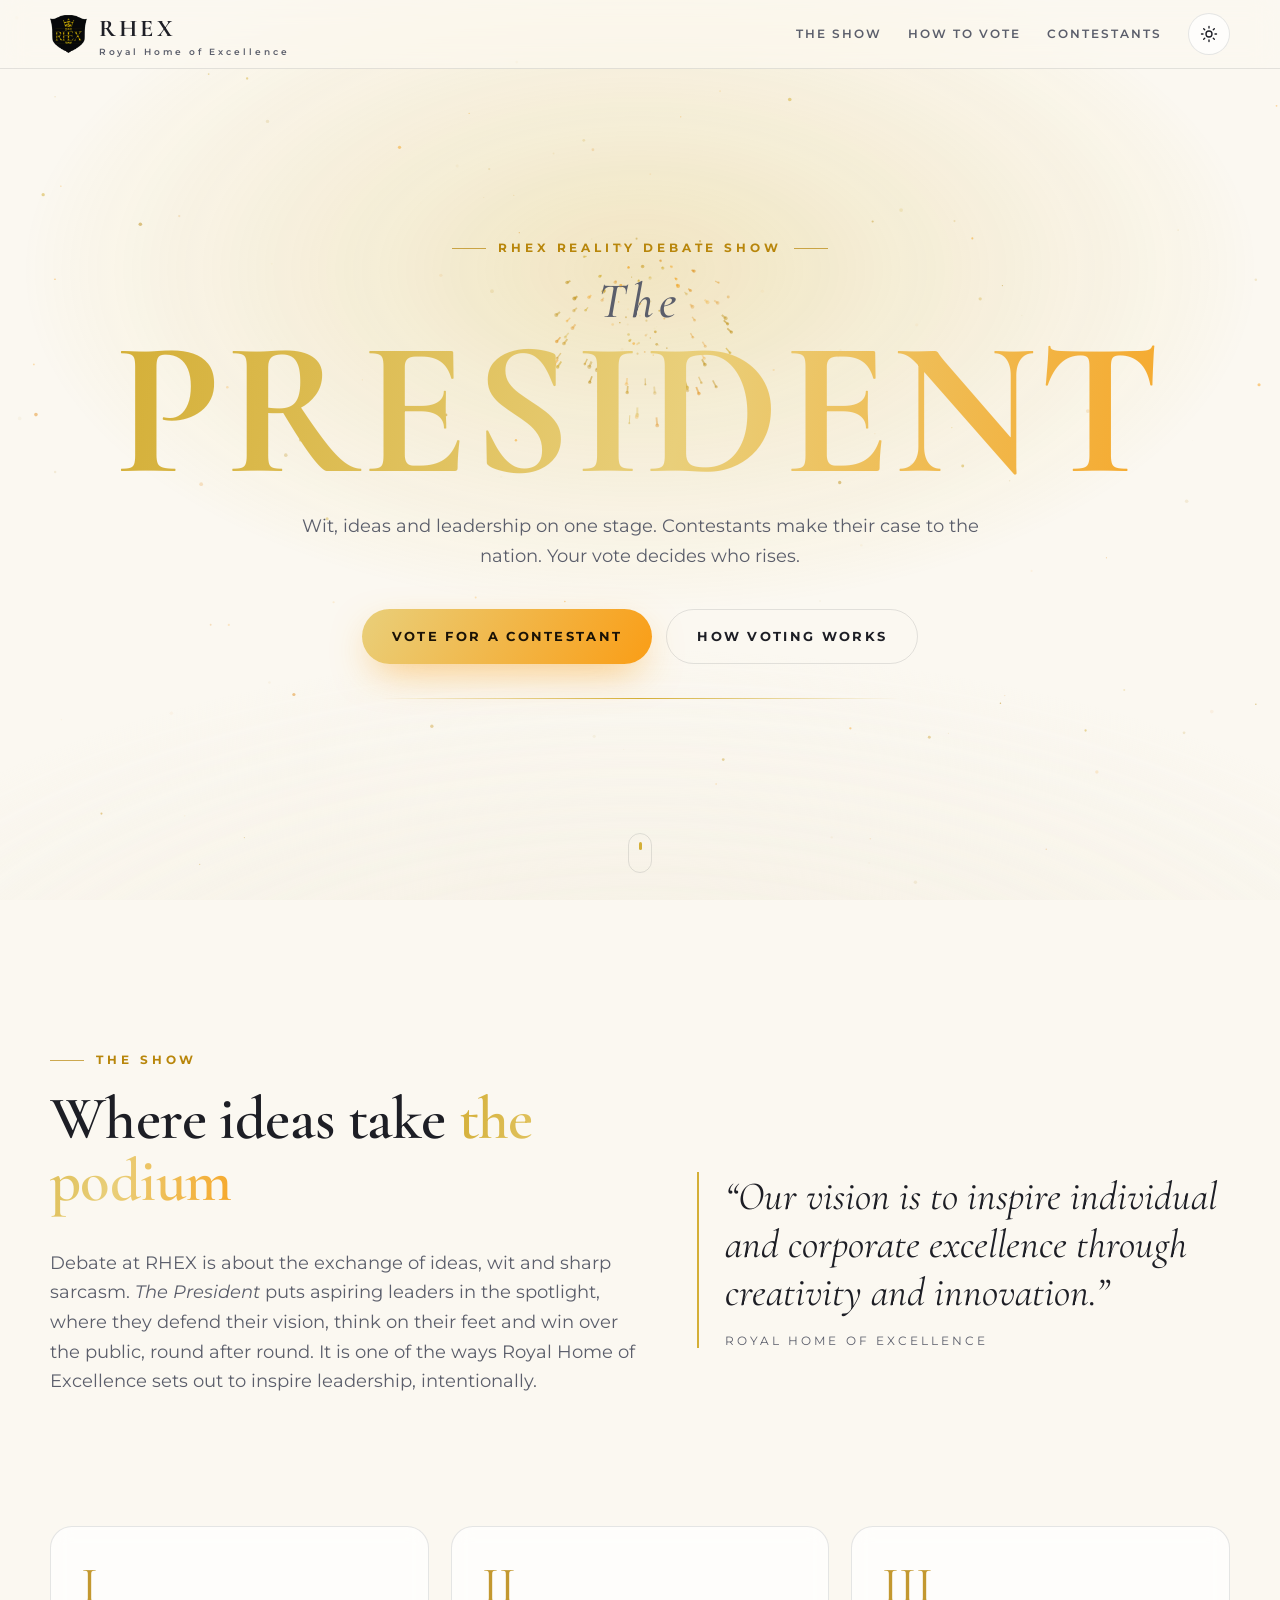
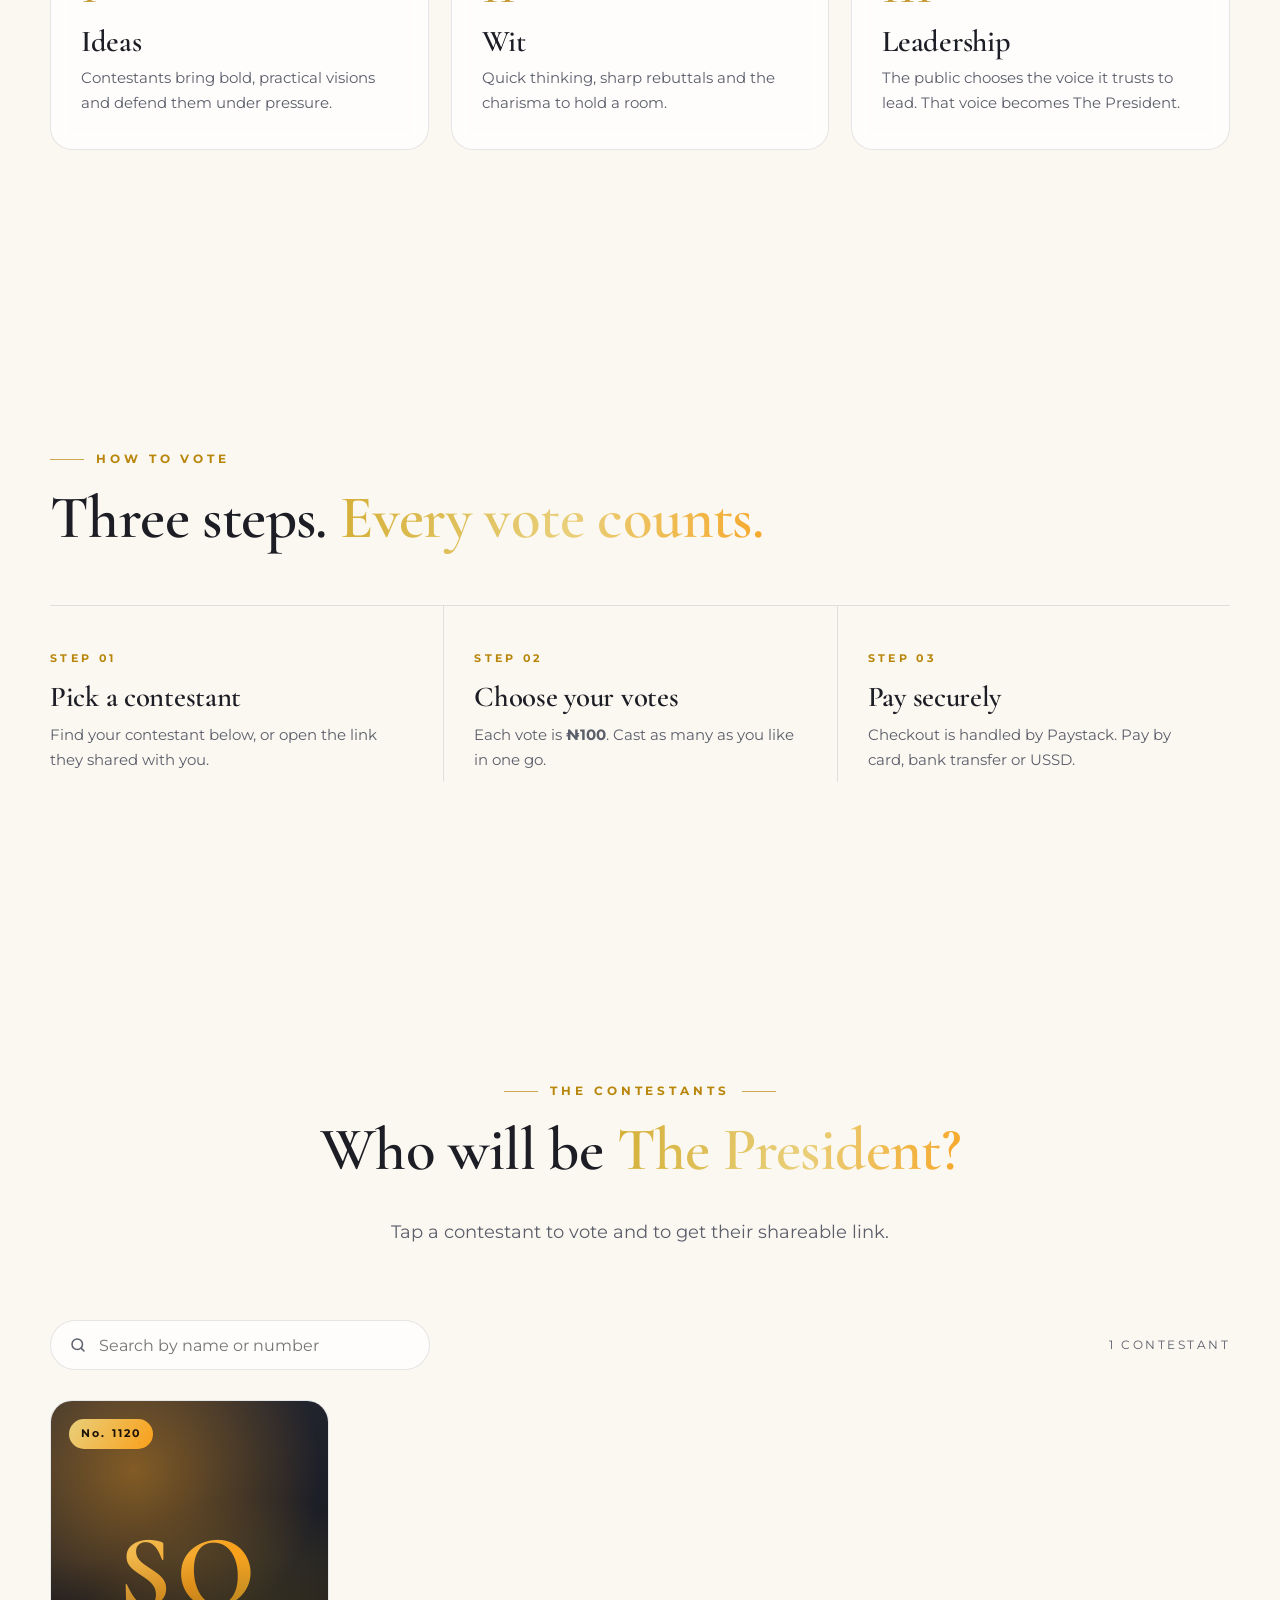
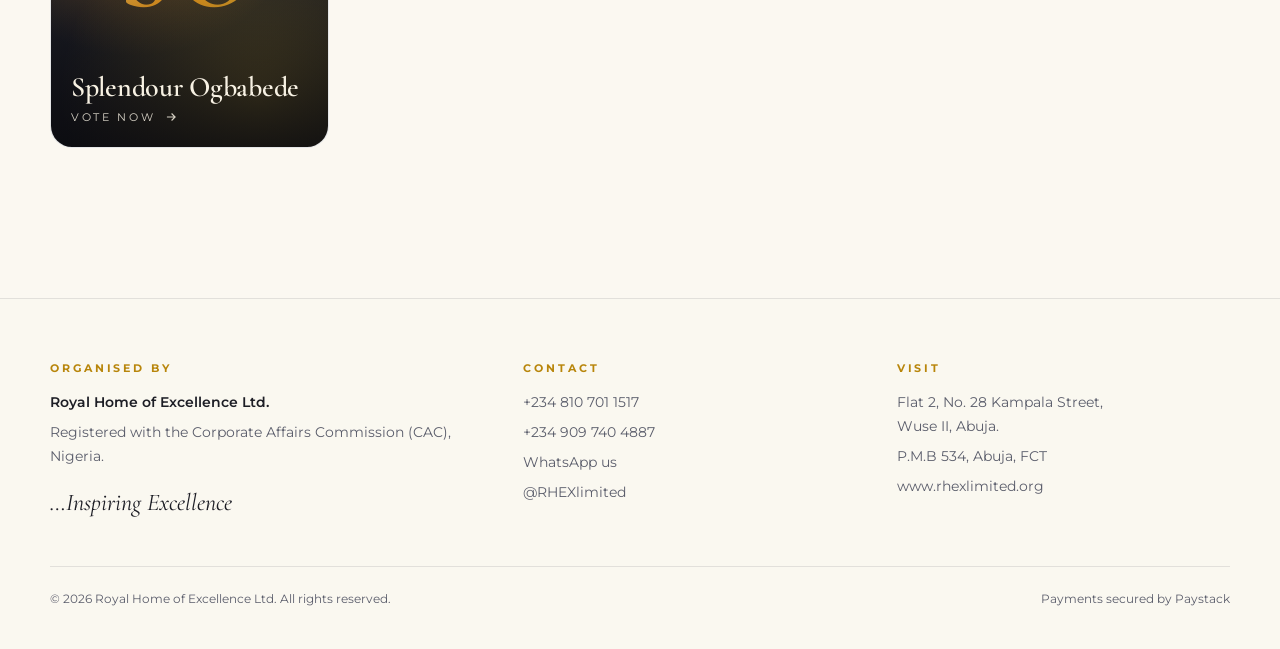
<file: debate/index.html>
<!doctype html>
<html lang="en">
<head>
  <meta charset="utf-8">
  <meta name="viewport" content="width=device-width, initial-scale=1, viewport-fit=cover">
  <title>The President · RHEX Reality Debate Show</title>
  <meta name="description" content="RHEX Reality Debate Show (The President), organised by Royal Home of Excellence. Wit, ideas and leadership on one stage. Vote for your contestant.">
  <meta property="og:type" content="website">
  <meta property="og:title" content="The President · RHEX Reality Debate Show">
  <meta property="og:description" content="Wit, ideas and leadership on one stage. Vote for your contestant.">
  <meta property="og:image" content="../assets/img/rhex-logo.png">
  <meta name="theme-color" content="#15161C">
  <link rel="icon" href="../assets/img/favicon.png">
  <link rel="apple-touch-icon" href="../assets/img/apple-touch-icon.png">
  <script>
    (function () { try { var t = localStorage.getItem("rhex-theme"); if (t === "light" || t === "dark") document.documentElement.setAttribute("data-theme", t); } catch (e) {} })();
  </script>
  <link rel="preconnect" href="https://fonts.googleapis.com">
  <link rel="preconnect" href="https://fonts.gstatic.com" crossorigin>
  <link href="https://fonts.googleapis.com/css2?family=Cormorant+Garamond:ital,wght@0,500;0,600;0,700;1,500;1,600&family=Montserrat:wght@400;500;600;700&display=swap" rel="stylesheet">
  <link rel="stylesheet" href="assets/debate.css">
</head>
<body>
  <canvas id="sky" aria-hidden="true"></canvas>
  <div class="vignette" aria-hidden="true"></div>

  <header class="nav">
    <div class="wrap">
      <a class="brand" href="../" aria-label="Royal Home of Excellence home">
        <img data-logo src="../assets/img/rhex-logo.png" alt="">
        <span class="wordmark">RHEX<small>Royal Home of Excellence</small></span>
      </a>
      <nav class="nav-links" aria-label="Debate show">
        <a href="#show">The Show</a>
        <a href="#how">How to Vote</a>
        <a href="#contestants" class="keep">Contestants</a>
        <button class="theme-toggle" type="button" data-theme-toggle aria-label="Switch light or dark mode">
          <svg class="sun" viewBox="0 0 24 24" fill="none" stroke="currentColor" stroke-width="1.8" stroke-linecap="round"><circle cx="12" cy="12" r="4"/><path d="M12 2v2M12 20v2M4.9 4.9l1.4 1.4M17.7 17.7l1.4 1.4M2 12h2M20 12h2M4.9 19.1l1.4-1.4M17.7 6.3l1.4-1.4"/></svg>
          <svg class="moon" viewBox="0 0 24 24" fill="none" stroke="currentColor" stroke-width="1.8" stroke-linecap="round" stroke-linejoin="round"><path d="M21 12.8A9 9 0 1 1 11.2 3a7 7 0 0 0 9.8 9.8z"/></svg>
        </button>
      </nav>
    </div>
  </header>

  <main>
    <section class="hero">
      <div class="wrap">
        <span class="eyebrow both reveal">RHEX Reality Debate Show</span>
        <h1 class="hero-title reveal d1"><span class="the">The</span><span class="gold-text">President</span></h1>
        <p class="lede reveal d2">Wit, ideas and leadership on one stage. Contestants make their case to the nation. Your vote decides who rises.</p>
        <div class="hero-cta reveal d3">
          <a class="btn btn-primary" href="#contestants">Vote for a contestant</a>
          <a class="btn btn-ghost" href="#how">How voting works</a>
        </div>
        <div class="podium-line reveal d3" aria-hidden="true"></div>
      </div>
      <span class="scroll-cue" aria-hidden="true"></span>
    </section>

    <section class="block" id="show">
      <div class="wrap">
        <div class="split">
          <div class="section-head">
            <span class="eyebrow reveal">The Show</span>
            <h2 class="reveal d1">Where ideas take <span class="gold-text">the podium</span></h2>
            <p class="lede reveal d2">Debate at RHEX is about the exchange of ideas, wit and sharp sarcasm. <em>The President</em> puts aspiring leaders in the spotlight, where they defend their vision, think on their feet and win over the public, round after round. It is one of the ways Royal Home of Excellence sets out to inspire leadership, intentionally.</p>
          </div>
          <blockquote class="pull reveal d2">
            “Our vision is to inspire individual and corporate excellence through creativity and innovation.”
            <cite>Royal Home of Excellence</cite>
          </blockquote>
        </div>
        <div class="pillars">
          <article class="pillar reveal"><div class="num">I</div><h3>Ideas</h3><p>Contestants bring bold, practical visions and defend them under pressure.</p></article>
          <article class="pillar reveal d1"><div class="num">II</div><h3>Wit</h3><p>Quick thinking, sharp rebuttals and the charisma to hold a room.</p></article>
          <article class="pillar reveal d2"><div class="num">III</div><h3>Leadership</h3><p>The public chooses the voice it trusts to lead. That voice becomes The President.</p></article>
        </div>
      </div>
    </section>

    <section class="block" id="how">
      <div class="wrap">
        <div class="section-head">
          <span class="eyebrow reveal">How to Vote</span>
          <h2 class="reveal d1">Three steps. <span class="gold-text">Every vote counts.</span></h2>
        </div>
        <div class="steps">
          <div class="step reveal"><span class="k">Step 01</span><h3>Pick a contestant</h3><p>Find your contestant below, or open the link they shared with you.</p></div>
          <div class="step reveal d1"><span class="k">Step 02</span><h3>Choose your votes</h3><p>Each vote is <b data-price>₦100</b>. Cast as many as you like in one go.</p></div>
          <div class="step reveal d2"><span class="k">Step 03</span><h3>Pay securely</h3><p>Checkout is handled by Paystack. Pay by card, bank transfer or USSD.</p></div>
        </div>
      </div>
    </section>

    <section class="block" id="contestants">
      <div class="wrap">
        <div class="section-head center">
          <span class="eyebrow both reveal">The Contestants</span>
          <h2 class="reveal d1">Who will be <span class="gold-text">The President?</span></h2>
          <p class="lede reveal d2">Tap a contestant to vote and to get their shareable link.</p>
        </div>
        <div class="grid-tools reveal">
          <label class="search">
            <svg viewBox="0 0 24 24" fill="none" stroke="currentColor" stroke-width="2" stroke-linecap="round"><circle cx="11" cy="11" r="7"/><path d="m20 20-3.5-3.5"/></svg>
            <span class="sr-only">Search contestants</span>
            <input id="q" type="search" placeholder="Search by name or number" autocomplete="off">
          </label>
          <span class="count" id="count"></span>
        </div>
        <div class="cgrid" id="grid" aria-live="polite"></div>
      </div>
    </section>
  </main>

  <footer>
    <div class="wrap">
      <div class="foot">
        <div>
          <h4>Organised by</h4>
          <p style="color:var(--text);font-weight:600">Royal Home of Excellence Ltd.</p>
          <p>Registered with the Corporate Affairs Commission (CAC), Nigeria.</p>
          <div class="motto">…Inspiring Excellence</div>
        </div>
        <div>
          <h4>Contact</h4>
          <a href="tel:+2348107011517">+234 810 701 1517</a>
          <a href="tel:+2349097404887">+234 909 740 4887</a>
          <a href="https://wa.me/2349097404887" target="_blank" rel="noopener">WhatsApp us</a>
          <p>@RHEXlimited</p>
        </div>
        <div>
          <h4>Visit</h4>
          <p>Flat 2, No. 28 Kampala Street,<br>Wuse II, Abuja.</p>
          <p>P.M.B 534, Abuja, FCT</p>
          <a href="../">www.rhexlimited.org</a>
        </div>
      </div>
      <div class="legal"><span>© <span id="year"></span> Royal Home of Excellence Ltd. All rights reserved.</span><span>Payments secured by Paystack</span></div>
    </div>
  </footer>

  <script src="data/contestants.js"></script>
  <script src="assets/debate.js"></script>
  <script>
    (function () {
      var R = window.RHEX, cfg = R.data.config || {}, list = (R.data.contestants || []).slice();
      document.querySelectorAll("[data-price]").forEach(function (el) { el.textContent = R.naira(cfg.votePrice || 100); });
      list.sort(function (a, b) { return Number(a.number) - Number(b.number); });
      var grid = document.getElementById("grid"), count = document.getElementById("count"), q = document.getElementById("q");
      function render(term) {
        term = (term || "").trim().toLowerCase();
        var shown = list.filter(function (c) { return !term || c.name.toLowerCase().indexOf(term) > -1 || String(c.number).indexOf(term) > -1; });
        count.textContent = shown.length + (shown.length === 1 ? " contestant" : " contestants");
        if (!shown.length) { grid.innerHTML = '<div class="empty" style="grid-column:1/-1">No contestant matches “' + R.escape(term) + '”.</div>'; return; }
        grid.innerHTML = shown.map(function (c) {
          return '<a class="ccard" href="' + R.contestantUrl(c) + '">' +
            '<div class="art">' + R.artHTML(c) + '</div>' +
            '<span class="tag">No. ' + R.escape(c.number) + '</span>' +
            '<div class="meta"><h3>' + R.escape(c.name) + '</h3><span>Vote now <svg width="14" height="14" viewBox="0 0 24 24" fill="none" stroke="currentColor" stroke-width="2"><path d="M5 12h14M13 6l6 6-6 6"/></svg></span></div>' +
            '</a>';
        }).join("");
      }
      q.addEventListener("input", function () { render(q.value); });
      render("");
    })();
  </script>
</body>
</html>
</file>
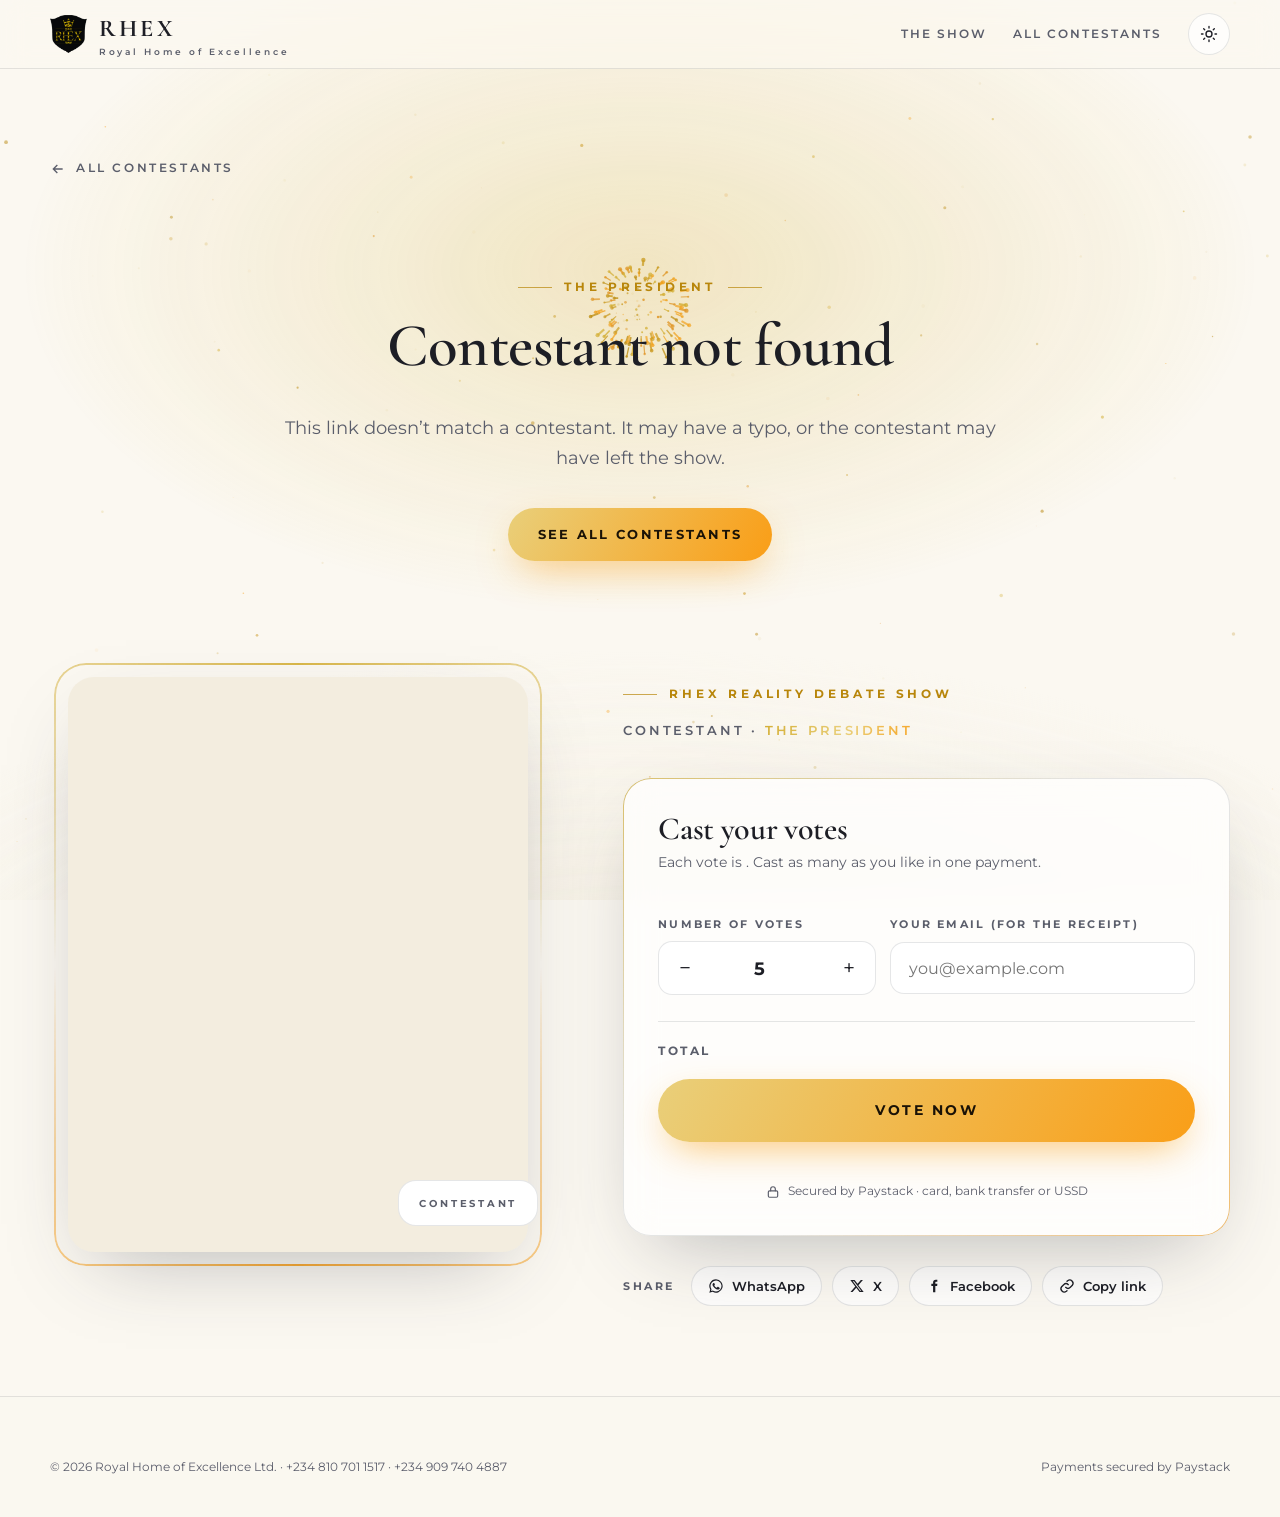
<file: debate/contestant.html>
<!doctype html>
<html lang="en">
<head>
  <meta charset="utf-8">
  <meta name="viewport" content="width=device-width, initial-scale=1, viewport-fit=cover">
  <title>Vote · The President · RHEX Reality Debate Show</title>
  <meta name="description" content="Vote for your contestant in the RHEX Reality Debate Show (The President), organised by Royal Home of Excellence.">
  <meta property="og:type" content="website">
  <meta property="og:title" content="Vote in the RHEX Reality Debate Show (The President)">
  <meta property="og:description" content="Wit, ideas and leadership on one stage. Your vote decides who rises.">
  <meta property="og:image" content="../assets/img/rhex-logo.png">
  <meta name="theme-color" content="#15161C">
  <link rel="icon" href="../assets/img/favicon.png">
  <link rel="apple-touch-icon" href="../assets/img/apple-touch-icon.png">
  <script>
    (function () { try { var t = localStorage.getItem("rhex-theme"); if (t === "light" || t === "dark") document.documentElement.setAttribute("data-theme", t); } catch (e) {} })();
  </script>
  <link rel="preconnect" href="https://fonts.googleapis.com">
  <link rel="preconnect" href="https://fonts.gstatic.com" crossorigin>
  <link href="https://fonts.googleapis.com/css2?family=Cormorant+Garamond:ital,wght@0,500;0,600;0,700;1,500;1,600&family=Montserrat:wght@400;500;600;700&display=swap" rel="stylesheet">
  <link rel="stylesheet" href="assets/debate.css">
</head>
<body>
  <canvas id="sky" aria-hidden="true"></canvas>
  <div class="vignette" aria-hidden="true"></div>

  <header class="nav">
    <div class="wrap">
      <a class="brand" href="../" aria-label="Royal Home of Excellence home">
        <img data-logo src="../assets/img/rhex-logo.png" alt="">
        <span class="wordmark">RHEX<small>Royal Home of Excellence</small></span>
      </a>
      <nav class="nav-links" aria-label="Debate show">
        <a href="./#show">The Show</a>
        <a href="./#contestants" class="keep">All Contestants</a>
        <button class="theme-toggle" type="button" data-theme-toggle aria-label="Switch light or dark mode">
          <svg class="sun" viewBox="0 0 24 24" fill="none" stroke="currentColor" stroke-width="1.8" stroke-linecap="round"><circle cx="12" cy="12" r="4"/><path d="M12 2v2M12 20v2M4.9 4.9l1.4 1.4M17.7 17.7l1.4 1.4M2 12h2M20 12h2M4.9 19.1l1.4-1.4M17.7 6.3l1.4-1.4"/></svg>
          <svg class="moon" viewBox="0 0 24 24" fill="none" stroke="currentColor" stroke-width="1.8" stroke-linecap="round" stroke-linejoin="round"><path d="M21 12.8A9 9 0 1 1 11.2 3a7 7 0 0 0 9.8 9.8z"/></svg>
        </button>
      </nav>
    </div>
  </header>

  <main class="cpage">
    <div class="wrap" id="app">
      <a class="back reveal" href="./#contestants"><svg width="16" height="16" viewBox="0 0 24 24" fill="none" stroke="currentColor" stroke-width="2"><path d="M19 12H5M11 6l-6 6 6 6"/></svg>All contestants</a>

      <div id="notfound" hidden>
        <div class="section-head center" style="padding:60px 0">
          <span class="eyebrow both">The President</span>
          <h2>Contestant not found</h2>
          <p class="lede">This link doesn’t match a contestant. It may have a typo, or the contestant may have left the show.</p>
          <a class="btn btn-primary" href="./#contestants">See all contestants</a>
        </div>
      </div>

      <div class="cgrid-2" id="profile" hidden>
        <div class="portrait reveal">
          <span class="ring" aria-hidden="true"></span>
          <div class="frame" id="art"></div>
          <div class="badge"><small>Contestant</small><b id="badge-num"></b></div>
        </div>

        <div class="cinfo">
          <span class="eyebrow reveal">RHEX Reality Debate Show</span>
          <h1 class="reveal d1" id="name"></h1>
          <div class="show reveal d1">Contestant <span id="num"></span> · <span class="gold-text">The President</span></div>
          <div class="appeal reveal d2" id="appeal"></div>

          <form class="vote-panel reveal d2" id="vote-form" novalidate>
            <h2>Cast your votes</h2>
            <p class="rate">Each vote is <b id="price"></b>. Cast as many as you like in one payment.</p>

            <div class="bundles" role="group" aria-label="Quick vote amounts" id="bundles"></div>

            <div class="row2">
              <div class="field">
                <label for="votes">Number of votes</label>
                <div class="stepper">
                  <button type="button" data-step="-1" aria-label="One vote fewer">−</button>
                  <input id="votes" type="number" inputmode="numeric" min="1" step="1" value="5">
                  <button type="button" data-step="1" aria-label="One vote more">+</button>
                </div>
              </div>
              <div class="field">
                <label for="email">Your email (for the receipt)</label>
                <input id="email" type="email" autocomplete="email" placeholder="you@example.com" required>
              </div>
            </div>

            <div class="total"><span>Total</span><b id="total"></b></div>
            <button class="btn btn-primary vote-btn" type="submit" id="pay">Vote now</button>
            <div class="err" id="err" role="alert"></div>
            <div class="notice" id="setup-notice" hidden>Online voting isn’t switched on yet. Please check back soon.</div>
            <div class="secure">
              <svg viewBox="0 0 24 24" fill="none" stroke="currentColor" stroke-width="2" stroke-linecap="round"><rect x="4" y="10" width="16" height="11" rx="2"/><path d="M8 10V7a4 4 0 0 1 8 0v3"/></svg>
              Secured by Paystack · card, bank transfer or USSD
            </div>
          </form>

          <div class="share reveal d3">
            <span>Share</span>
            <a class="chip" id="share-wa" target="_blank" rel="noopener"><svg viewBox="0 0 24 24" fill="currentColor"><path d="M12 2a10 10 0 0 0-8.6 15.1L2 22l5-1.3A10 10 0 1 0 12 2zm0 18.2a8.2 8.2 0 0 1-4.2-1.2l-.3-.2-3 .8.8-2.9-.2-.3A8.2 8.2 0 1 1 12 20.2zm4.5-6.1c-.2-.1-1.5-.7-1.7-.8s-.4-.1-.6.1-.7.8-.8 1-.3.2-.5.1a6.7 6.7 0 0 1-3.3-2.9c-.3-.4.3-.4.7-1.4.1-.2 0-.3 0-.5l-.8-1.8c-.2-.5-.4-.4-.6-.4h-.5a1 1 0 0 0-.7.3 3 3 0 0 0-.9 2.2 5.2 5.2 0 0 0 1.1 2.7 11.8 11.8 0 0 0 4.5 4c1.7.7 2.3.8 3.2.6a2.7 2.7 0 0 0 1.8-1.2 2.2 2.2 0 0 0 .1-1.3c0-.1-.2-.2-.5-.3z"/></svg>WhatsApp</a>
            <a class="chip" id="share-x" target="_blank" rel="noopener"><svg viewBox="0 0 24 24" fill="currentColor"><path d="M17.8 3h3.1l-6.8 7.7L22 21h-6.2l-4.9-6.4L5.3 21H2.2l7.2-8.3L2 3h6.4l4.4 5.8L17.8 3zm-1.1 16.2h1.7L7.4 4.7H5.6l11.1 14.5z"/></svg>X</a>
            <a class="chip" id="share-fb" target="_blank" rel="noopener"><svg viewBox="0 0 24 24" fill="currentColor"><path d="M14 8.5V6.8c0-.8.2-1.3 1.4-1.3H17V2.6A21 21 0 0 0 14.6 2.5C12.2 2.5 10.6 4 10.6 6.6v1.9H8V12h2.6v9.5H14V12h2.7l.4-3.5H14z"/></svg>Facebook</a>
            <button class="chip" type="button" id="share-copy"><svg viewBox="0 0 24 24" fill="none" stroke="currentColor" stroke-width="2" stroke-linecap="round"><path d="M10 14a5 5 0 0 0 7 0l3-3a5 5 0 0 0-7-7l-1 1"/><path d="M14 10a5 5 0 0 0-7 0l-3 3a5 5 0 0 0 7 7l1-1"/></svg><span>Copy link</span></button>
          </div>
        </div>
      </div>
    </div>
  </main>

  <div class="thanks" id="thanks" role="dialog" aria-modal="true" aria-labelledby="thanks-title">
    <div class="card">
      <span class="eyebrow both">Votes received</span>
      <h2 id="thanks-title" class="gold-text">Thank you!</h2>
      <p id="thanks-msg"></p>
      <div style="display:flex;gap:10px;justify-content:center;flex-wrap:wrap">
        <button class="btn btn-primary" type="button" id="thanks-share">Share this page</button>
        <button class="btn btn-ghost" type="button" id="thanks-close">Vote again</button>
      </div>
      <div class="ref" id="thanks-ref"></div>
    </div>
  </div>

  <footer>
    <div class="wrap">
      <div class="legal" style="margin-top:0;border-top:0;padding-top:0">
        <span>© <span id="year"></span> Royal Home of Excellence Ltd. · +234 810 701 1517 · +234 909 740 4887</span>
        <span>Payments secured by Paystack</span>
      </div>
    </div>
  </footer>

  <script src="https://js.paystack.co/v2/inline.js" defer></script>
  <script src="data/contestants.js"></script>
  <script src="assets/debate.js"></script>
  <script>
    (function () {
      var R = window.RHEX, cfg = R.data.config || {};
      var price = Number(cfg.votePrice) || 100;
      var maxVotes = Number(cfg.maxVotesPerPayment) || 10000;
      var key = String(cfg.paystackPublicKey || "");
      var keyReady = /^pk_(live|test)_[A-Za-z0-9]+$/.test(key) && key.indexOf("REPLACE") === -1;

      var id = new URLSearchParams(location.search).get("c") || "";
      var c = (R.data.contestants || []).filter(function (x) { return String(x.number) === id.trim(); })[0];
      var $ = function (s) { return document.getElementById(s); };

      if (!c) { $("notfound").hidden = false; return; }
      $("profile").hidden = false;

      var pageUrl = location.origin + location.pathname + "?c=" + encodeURIComponent(c.number);
      document.title = c.name + " · Contestant " + c.number + " · The President";

      $("art").innerHTML = R.artHTML(c);
      $("badge-num").textContent = c.number;
      $("name").textContent = c.name;
      $("num").textContent = c.number;
      $("price").textContent = R.naira(price);
      var msg = c.message || [];
      $("appeal").innerHTML = msg.map(function (p) { return "<p>" + R.escape(p) + "</p>"; }).join("") +
        (msg.length ? '<div class="sig">' + R.escape(c.name) + "</div>" : "");

      /* ----- vote amount ----- */
      var votesEl = $("votes"), bundlesEl = $("bundles");
      var bundles = cfg.voteBundles || [1, 5, 10, 20];
      bundlesEl.innerHTML = bundles.map(function (n) {
        return '<button type="button" class="bundle" data-n="' + n + '" aria-pressed="false"><b>' + n + "</b><small>" + R.naira(n * price) + "</small></button>";
      }).join("");
      function votes() {
        var n = Math.floor(Number(votesEl.value));
        return isFinite(n) ? n : 0;
      }
      function update() {
        var n = votes();
        $("total").textContent = R.naira(Math.max(0, n) * price);
        bundlesEl.querySelectorAll(".bundle").forEach(function (b) { b.setAttribute("aria-pressed", String(Number(b.dataset.n) === n)); });
        $("pay").textContent = n > 0 ? "Vote " + n.toLocaleString() + (n === 1 ? " time" : " times") + " · " + R.naira(n * price) : "Vote now";
      }
      bundlesEl.addEventListener("click", function (e) {
        var b = e.target.closest(".bundle"); if (!b) return;
        votesEl.value = b.dataset.n; update();
        var r = b.getBoundingClientRect(); R.burst(r.left + r.width / 2, r.top + r.height / 2, 0.35);
      });
      document.querySelectorAll("[data-step]").forEach(function (btn) {
        btn.addEventListener("click", function () { votesEl.value = Math.max(1, votes() + Number(btn.dataset.step)); update(); });
      });
      votesEl.addEventListener("input", update);
      update();

      if (!keyReady) { $("setup-notice").hidden = false; $("pay").disabled = true; }

      /* ----- payment ----- */
      var form = $("vote-form"), err = $("err");
      form.addEventListener("submit", function (e) {
        e.preventDefault();
        err.textContent = "";
        var n = votes(), email = $("email").value.trim();
        if (n < 1) { err.textContent = "Choose at least one vote."; votesEl.focus(); return; }
        if (n > maxVotes) { err.textContent = "You can cast up to " + maxVotes.toLocaleString() + " votes per payment."; votesEl.focus(); return; }
        if (!/^[^\s@]+@[^\s@]+\.[^\s@]+$/.test(email)) { err.textContent = "Enter a valid email so Paystack can send your receipt."; $("email").focus(); return; }
        if (!keyReady) { err.textContent = "Online voting isn’t switched on yet."; return; }
        if (typeof window.PaystackPop !== "function") { err.textContent = "The payment window couldn’t load. Check your connection and try again."; return; }

        var btn = $("pay"); btn.disabled = true;
        var reference = "RHEX-PRES-" + c.number + "-" + Date.now().toString(36).toUpperCase() + "-" + Math.random().toString(36).slice(2, 6).toUpperCase();
        try {
          new window.PaystackPop().newTransaction({
            key: key,
            email: email,
            amount: n * price * 100, // kobo
            currency: cfg.currency || "NGN",
            reference: reference,
            metadata: {
              show: "RHEX Reality Debate Show (The President)",
              contestant_number: String(c.number),
              contestant_name: c.name,
              votes: n,
              custom_fields: [
                { display_name: "Contestant", variable_name: "contestant", value: c.name + " (No. " + c.number + ")" },
                { display_name: "Votes", variable_name: "votes", value: String(n) }
              ]
            },
            onSuccess: function (tx) {
              btn.disabled = false;
              $("thanks-msg").textContent = "Your " + n.toLocaleString() + (n === 1 ? " vote" : " votes") + " for " + c.name + " (No. " + c.number + ") went through. A receipt is on its way to " + email + ".";
              $("thanks-ref").textContent = "Reference: " + ((tx && tx.reference) || reference);
              $("thanks").classList.add("show");
              document.body.classList.add("celebrating");
              R.celebrate();
            },
            onCancel: function () { btn.disabled = false; },
            onError: function (e2) { btn.disabled = false; err.textContent = (e2 && e2.message) || "Payment couldn’t start. Please try again."; }
          });
        } catch (ex) {
          btn.disabled = false;
          err.textContent = "Payment couldn’t start. Please try again.";
        }
      });

      /* ----- sharing ----- */
      var shareText = "Please vote for " + c.name + " (Contestant " + c.number + ") in the RHEX Reality Debate Show (The President). Each vote is " + R.naira(price) + ".";
      $("share-wa").href = "https://wa.me/?text=" + encodeURIComponent(shareText + " " + pageUrl);
      $("share-x").href = "https://twitter.com/intent/tweet?text=" + encodeURIComponent(shareText) + "&url=" + encodeURIComponent(pageUrl);
      $("share-fb").href = "https://www.facebook.com/sharer/sharer.php?u=" + encodeURIComponent(pageUrl);
      function copyLink(label) {
        var done = function () { if (label) { var old = label.textContent; label.textContent = "Link copied"; setTimeout(function () { label.textContent = old; }, 1800); } };
        if (navigator.clipboard) navigator.clipboard.writeText(pageUrl).then(done, function () { prompt("Copy this link:", pageUrl); });
        else prompt("Copy this link:", pageUrl);
      }
      $("share-copy").addEventListener("click", function () { copyLink($("share-copy").querySelector("span")); });
      $("thanks-share").addEventListener("click", function () {
        if (navigator.share) navigator.share({ title: document.title, text: shareText, url: pageUrl }).catch(function () {});
        else copyLink($("thanks-share"));
      });
      function closeThanks() { $("thanks").classList.remove("show"); document.body.classList.remove("celebrating"); }
      $("thanks-close").addEventListener("click", closeThanks);
      $("thanks").addEventListener("click", function (e) { if (e.target === $("thanks")) closeThanks(); });
      document.addEventListener("keydown", function (e) { if (e.key === "Escape") closeThanks(); });
    })();
  </script>
</body>
</html>
</file>
<file: assets/css/styles.css>
/* ==========================================================================
   RHEX: Royal Home of Excellence
   Brand palette sampled from the RHEX corporate profile:
   orange #F9A01B / #E49125, charcoal #2F323E, crest gold #C9A227
   ========================================================================== */

:root {
  --orange: #F9A01B;
  --orange-deep: #E49125;
  --gold: #D4AF37;
  --gold-soft: #E9CF7A;
  --charcoal: #2F323E;
  --charcoal-2: #24262F;
  --night: #15161C;

  --font-display: "Cormorant Garamond", Georgia, "Times New Roman", serif;
  --font-body: "Montserrat", system-ui, -apple-system, "Segoe UI", sans-serif;

  --radius: 18px;
  --radius-sm: 10px;
  --ease: cubic-bezier(.2, .7, .1, 1);
  --ease-out: cubic-bezier(.16, 1, .3, 1);
  --nav-h: 76px;

  /* Light theme (default) */
  --bg: #F6F6F7;
  --bg-alt: #FFFFFF;
  --surface: #FFFFFF;
  --surface-2: #EFEFF2;
  --text: #2F323E;
  --text-soft: #5D6070;
  --line: rgba(47, 50, 62, .12);
  --accent-text: #C77A0A;
  --shadow: 0 30px 60px -30px rgba(47, 50, 62, .35);
  --nav-bg: rgba(246, 246, 247, .78);
  --crest-glow: rgba(249, 160, 27, .45);
  color-scheme: light;
}

:root[data-theme="dark"] {
  --bg: #121318;
  --bg-alt: #181A21;
  --surface: #1E2029;
  --surface-2: #262935;
  --text: #ECECF0;
  --text-soft: #A3A6B5;
  --line: rgba(255, 255, 255, .09);
  --accent-text: #FBB443;
  --shadow: 0 30px 60px -25px rgba(0, 0, 0, .7);
  --nav-bg: rgba(18, 19, 24, .72);
  --crest-glow: rgba(212, 175, 55, .5);
  color-scheme: dark;
}

@media (prefers-color-scheme: dark) {
  :root:not([data-theme="light"]) {
    --bg: #121318;
    --bg-alt: #181A21;
    --surface: #1E2029;
    --surface-2: #262935;
    --text: #ECECF0;
    --text-soft: #A3A6B5;
    --line: rgba(255, 255, 255, .09);
    --accent-text: #FBB443;
    --shadow: 0 30px 60px -25px rgba(0, 0, 0, .7);
    --nav-bg: rgba(18, 19, 24, .72);
    --crest-glow: rgba(212, 175, 55, .5);
    color-scheme: dark;
  }
}

/* ---------- Base ---------- */
*, *::before, *::after { box-sizing: border-box; }
html { overflow-x: clip; scroll-behavior: smooth; scroll-padding-top: var(--nav-h); -webkit-text-size-adjust: 100%; }
body {
  margin: 0;
  font-family: var(--font-body);
  font-size: 16px;
  line-height: 1.7;
  color: var(--text);
  background: var(--bg);
  overflow-x: clip;
  transition: background-color .6s var(--ease), color .6s var(--ease);
  -webkit-font-smoothing: antialiased;
}
img { max-width: 100%; display: block; }
a { color: inherit; text-decoration: none; }
button { font: inherit; cursor: pointer; }
h1, h2, h3 { margin: 0; line-height: 1.1; }
p { margin: 0 0 1em; }
em { font-style: italic; }
address { font-style: normal; }
::selection { background: var(--orange); color: var(--night); }

.container { width: min(1200px, 100% - 32px); margin-inline: auto; }
@media (min-width: 720px) { .container { width: min(1200px, 100% - 64px); } }

.skip-link {
  position: absolute; left: 16px; top: -60px; z-index: 200;
  background: var(--orange); color: var(--night); padding: 10px 16px; border-radius: 8px; font-weight: 600;
}
.skip-link:focus { top: 16px; }
:focus-visible { outline: 2px solid var(--orange); outline-offset: 3px; }

/* ---------- Film grain + progress ---------- */
.grain {
  pointer-events: none; position: fixed; inset: -50%; z-index: 90; opacity: .05;
  background-image: url("data:image/svg+xml;utf8,<svg xmlns='http://www.w3.org/2000/svg' width='160' height='160'><filter id='n'><feTurbulence type='fractalNoise' baseFrequency='.9' numOctaves='2' stitchTiles='stitch'/></filter><rect width='100%' height='100%' filter='url(%23n)'/></svg>");
  animation: grain 1.2s steps(6) infinite;
}
@keyframes grain {
  0%, 100% { transform: translate(0, 0); }
  20% { transform: translate(-3%, 2%); }
  40% { transform: translate(2%, -3%); }
  60% { transform: translate(-2%, -1%); }
  80% { transform: translate(3%, 3%); }
}
.scroll-progress {
  position: fixed; top: 0; left: 0; height: 2px; width: 100%; z-index: 120;
  background: linear-gradient(90deg, var(--orange-deep), var(--gold-soft));
  transform-origin: 0 50%; transform: scaleX(var(--progress, 0));
}

/* ---------- Preloader ---------- */
.preloader { display: none; }
.js .preloader {
  position: fixed; inset: 0; z-index: 300; display: grid; place-items: center;
  background: var(--night);
  transition: clip-path 1.1s var(--ease-out) .1s, visibility 0s 1.3s;
  clip-path: inset(0 0 0 0);
}
.js .preloader__inner { display: grid; justify-items: center; gap: 18px; }
.preloader img {
  width: 110px; height: auto;
  animation: crestIn 1.2s var(--ease-out) both;
  filter: drop-shadow(0 0 30px rgba(212, 175, 55, .35));
}
.preloader__line {
  width: 140px; height: 1px; background: linear-gradient(90deg, transparent, var(--gold), transparent);
  animation: lineIn 1.2s var(--ease-out) .3s both;
}
.preloader__text {
  font-family: var(--font-display); font-style: italic; color: var(--gold-soft); letter-spacing: .2em; font-size: 15px;
  animation: fadeUp 1s var(--ease-out) .5s both;
}
.is-loaded .preloader { clip-path: inset(0 0 100% 0); visibility: hidden; }
@keyframes crestIn { from { opacity: 0; transform: scale(.85); filter: blur(8px); } to { opacity: 1; transform: none; } }
@keyframes lineIn { from { transform: scaleX(0); } to { transform: scaleX(1); } }
@keyframes fadeUp { from { opacity: 0; transform: translateY(12px); } to { opacity: 1; transform: none; } }

/* ---------- Buttons ---------- */
.btn {
  --h: 54px;
  position: relative; display: inline-flex; align-items: center; justify-content: center; gap: 10px;
  height: var(--h); padding: 0 28px; border-radius: 999px; border: 1px solid transparent;
  font-weight: 600; font-size: 14px; letter-spacing: .06em; text-transform: uppercase;
  overflow: hidden; isolation: isolate;
  transition: transform .4s var(--ease), box-shadow .4s var(--ease), color .3s, border-color .3s, background-color .3s;
}
.btn::before {
  content: ""; position: absolute; inset: 0; z-index: -1; border-radius: inherit;
  background: linear-gradient(110deg, transparent 30%, rgba(255, 255, 255, .45) 50%, transparent 70%);
  transform: translateX(-120%); transition: transform .8s var(--ease);
}
.btn:hover::before { transform: translateX(120%); }
.btn:hover { transform: translateY(-2px); }
.btn--primary { background: linear-gradient(135deg, var(--orange), var(--orange-deep)); color: #1a1205; box-shadow: 0 14px 30px -12px rgba(249, 160, 27, .7); }
.btn--ghost { border-color: rgba(255, 255, 255, .35); color: #fff; backdrop-filter: blur(6px); background: rgba(255, 255, 255, .04); }
.btn--ghost:hover { border-color: var(--orange); color: var(--orange); }
.btn--small { --h: 42px; padding: 0 20px; font-size: 12px; }
.btn--block { width: 100%; }

/* ---------- Eyebrows / titles ---------- */
.eyebrow {
  display: inline-flex; align-items: center; gap: 12px; margin: 0 0 18px;
  font-size: 12px; font-weight: 700; letter-spacing: .28em; text-transform: uppercase; color: var(--accent-text);
}
.eyebrow--light { color: var(--orange); }
.eyebrow__dash { width: 36px; height: 2px; background: currentColor; display: inline-block; }
.section-title {
  font-family: var(--font-display); font-weight: 600; font-size: clamp(36px, 5.4vw, 64px); letter-spacing: -.01em; line-height: 1.04;
  margin-bottom: 24px;
}
.section-title em { color: var(--accent-text); font-weight: 500; }
.section-title--light { color: #fff; }
.section-title--light em { color: var(--orange); }
.section-lead { color: var(--text-soft); font-size: 17px; max-width: 46ch; }

.section { position: relative; padding: clamp(80px, 12vw, 150px) 0; }
.section-head { margin-bottom: clamp(40px, 6vw, 70px); }
.section-head--split { display: grid; gap: 16px 60px; align-items: end; }
@media (min-width: 900px) { .section-head--split { grid-template-columns: 1.2fr 1fr; } .section-head--split .section-lead { justify-self: end; margin-bottom: 30px; } }

/* ---------- Reveal on scroll ---------- */
.js .reveal { opacity: 0; transform: translateY(40px); transition: opacity 1.1s var(--ease-out), transform 1.1s var(--ease-out); transition-delay: var(--d, 0s); }
.js .reveal.is-in { opacity: 1; transform: none; }

/* ---------- Navigation ---------- */
.nav { position: fixed; inset: 0 0 auto 0; z-index: 100; transition: background-color .5s, box-shadow .5s, transform .5s var(--ease); }
.nav__inner { height: var(--nav-h); display: flex; align-items: center; justify-content: space-between; gap: 20px; }
.nav.is-scrolled { background: var(--nav-bg); backdrop-filter: saturate(160%) blur(16px); -webkit-backdrop-filter: saturate(160%) blur(16px); box-shadow: 0 1px 0 var(--line); }
.nav.is-hidden { transform: translateY(-100%); }

.brand { display: flex; align-items: center; gap: 12px; color: #fff; transition: color .4s; }
.brand img { width: 42px; height: auto; filter: drop-shadow(0 0 10px rgba(212, 175, 55, .35)); }
.brand__text { display: grid; line-height: 1.1; }
.brand__text strong { font-family: var(--font-display); font-size: 24px; letter-spacing: .14em; }
.brand__text small { font-size: 10px; letter-spacing: .22em; text-transform: uppercase; opacity: .75; }
.nav.is-scrolled .brand { color: var(--text); }

.nav__links { display: none; gap: 30px; }
.nav__links a { position: relative; font-size: 13px; font-weight: 500; letter-spacing: .08em; color: rgba(255, 255, 255, .85); transition: color .3s; }
.nav__links a::after { content: ""; position: absolute; left: 0; bottom: -6px; height: 2px; width: 100%; background: var(--orange); transform: scaleX(0); transform-origin: right; transition: transform .45s var(--ease); }
.nav__links a:hover::after, .nav__links a.is-active::after { transform: scaleX(1); transform-origin: left; }
.nav__links a:hover, .nav__links a.is-active { color: var(--orange); }
.nav.is-scrolled .nav__links a { color: var(--text-soft); }
.nav.is-scrolled .nav__links a:hover, .nav.is-scrolled .nav__links a.is-active { color: var(--accent-text); }

.nav__actions { display: flex; align-items: center; gap: 12px; }
.nav__cta { display: none; }

.theme-toggle {
  position: relative; width: 44px; height: 44px; border-radius: 50%;
  border: 1px solid rgba(255, 255, 255, .3); background: rgba(255, 255, 255, .06); color: #fff;
  display: grid; place-items: center; transition: border-color .3s, color .3s, transform .5s var(--ease);
}
.theme-toggle:hover { border-color: var(--orange); color: var(--orange); transform: rotate(20deg); }
.nav.is-scrolled .theme-toggle { color: var(--text); border-color: var(--line); background: var(--surface); }
.theme-toggle svg { position: absolute; width: 20px; height: 20px; fill: none; stroke: currentColor; stroke-width: 1.7; stroke-linecap: round; transition: transform .6s var(--ease-out), opacity .4s; }
.theme-toggle .icon-moon { fill: currentColor; stroke: none; }
[data-theme="light"] .theme-toggle .icon-sun { opacity: 0; transform: rotate(-90deg) scale(.4); }
[data-theme="dark"] .theme-toggle .icon-moon { opacity: 0; transform: rotate(90deg) scale(.4); }

.nav__burger { width: 44px; height: 44px; border: 0; background: none; display: grid; place-content: center; gap: 6px; }
.nav__burger span { display: block; width: 24px; height: 2px; background: #fff; transition: transform .4s var(--ease), opacity .3s; }
.nav.is-scrolled .nav__burger span, .nav.menu-open .nav__burger span { background: var(--text); }
.nav.menu-open .nav__burger span:nth-child(1) { transform: translateY(8px) rotate(45deg); }
.nav.menu-open .nav__burger span:nth-child(2) { opacity: 0; }
.nav.menu-open .nav__burger span:nth-child(3) { transform: translateY(-8px) rotate(-45deg); }
.nav.menu-open { background: var(--bg); }
.nav.menu-open .brand { color: var(--text); }
.nav.menu-open .theme-toggle { color: var(--text); border-color: var(--line); }

.mobile-menu { display: grid; padding: 8px 16px 28px; background: var(--bg); border-bottom: 1px solid var(--line); }
.mobile-menu[hidden] { display: none; }
.mobile-menu a { font-family: var(--font-display); font-size: 28px; padding: 8px 0; border-bottom: 1px solid var(--line); }
.mobile-menu a:hover { color: var(--accent-text); }

@media (min-width: 1080px) {
  .nav__links { display: flex; }
  .nav__burger { display: none; }
  .mobile-menu { display: none !important; }
}
@media (min-width: 600px) { .nav__cta { display: inline-flex; } }

/* ---------- Hero (cinematic, always dark) ---------- */
.hero {
  position: relative; min-height: 100vh; min-height: 100svh; display: grid; align-items: center;
  overflow: hidden; color: #fff; background: var(--night); isolation: isolate;
  padding: calc(var(--nav-h) + 40px) 0 110px;
}
.hero__media { position: absolute; inset: 0; z-index: -3; }
.hero__img {
  width: 100%; height: 100%; object-fit: cover; object-position: 40% 30%;
  filter: grayscale(.35) contrast(1.05) brightness(.6);
  transform: scale(1.12); animation: kenburns 24s ease-in-out infinite alternate;
}
@keyframes kenburns { from { transform: scale(1.12) translate(0, 0); } to { transform: scale(1.22) translate(-2%, -2%); } }
.hero__veil {
  position: absolute; inset: 0; z-index: -2;
  background:
    radial-gradient(1200px 600px at 80% 40%, rgba(249, 160, 27, .18), transparent 60%),
    linear-gradient(90deg, rgba(15, 16, 21, .96) 0%, rgba(21, 22, 28, .82) 45%, rgba(21, 22, 28, .55) 100%),
    linear-gradient(0deg, rgba(15, 16, 21, 1) 0%, transparent 35%);
}
.hero .particles { z-index: -1; }
.hero__shape { position: absolute; z-index: -1; pointer-events: none; }
.hero__shape--a {
  width: 340px; height: 340px; right: -120px; top: 14%;
  background: linear-gradient(135deg, var(--orange), var(--orange-deep));
  clip-path: polygon(30% 0, 100% 0, 70% 100%, 0 100%); opacity: .9;
  animation: drift 14s ease-in-out infinite alternate;
}
.hero__shape--b {
  width: 180px; height: 260px; left: -60px; bottom: 6%;
  border: 2px solid rgba(249, 160, 27, .5);
  clip-path: polygon(40% 0, 100% 0, 60% 100%, 0 100%);
  background: rgba(249, 160, 27, .08);
  animation: drift 18s ease-in-out infinite alternate-reverse;
}
@keyframes drift { from { transform: translateY(-20px) rotate(0); } to { transform: translateY(30px) rotate(3deg); } }

.hero__content { display: grid; gap: 40px; align-items: center; }
@media (min-width: 980px) { .hero__content { grid-template-columns: 1.35fr .9fr; } }

.hero__eyebrow { color: var(--orange); }
.hero__title {
  font-family: var(--font-display); font-weight: 600; font-size: clamp(42px, 6.4vw, 88px); line-height: 1.02; letter-spacing: -.015em;
  margin-bottom: 28px;
}
.hero__title .line { display: block; overflow: hidden; padding-bottom: .06em; }
.hero__title .line > span { display: inline-block; }
.hero__title em {
  font-weight: 500;
  background: linear-gradient(100deg, var(--gold-soft) 0%, var(--orange) 40%, #fff3d6 50%, var(--orange) 60%, var(--gold) 100%);
  background-size: 250% 100%; -webkit-background-clip: text; background-clip: text; color: transparent;
  animation: shimmer 6s linear infinite;
}
@keyframes shimmer { from { background-position: 100% 0; } to { background-position: -150% 0; } }
.js .hero__title .line > span { transform: translateY(110%); transition: transform 1.3s var(--ease-out); }
.js .is-loaded .hero__title .line > span { transform: none; }
.js .is-loaded .hero__title .line:nth-child(2) > span { transition-delay: .12s; }
.js .is-loaded .hero__title .line:nth-child(3) > span { transition-delay: .24s; }
.js .is-loaded .hero__title .line:nth-child(4) > span { transition-delay: .36s; }

.hero__lead { max-width: 52ch; font-size: clamp(16px, 1.6vw, 18px); color: rgba(255, 255, 255, .78); margin-bottom: 36px; }
.hero__ctas { display: flex; flex-wrap: wrap; gap: 14px; }
.js .hero__eyebrow, .js .hero__lead, .js .hero__ctas { opacity: 0; transform: translateY(20px); transition: opacity 1s var(--ease-out) .55s, transform 1s var(--ease-out) .55s; }
.js .hero__lead { transition-delay: .7s; }
.js .hero__ctas { transition-delay: .85s; }
.js .is-loaded .hero__eyebrow, .js .is-loaded .hero__lead, .js .is-loaded .hero__ctas { opacity: 1; transform: none; }

.hero__crest { display: none; justify-self: center; }
@media (min-width: 980px) { .hero__crest { display: block; } }
.crest { position: relative; width: min(340px, 30vw); }
.crest img { position: relative; width: 100%; height: auto; filter: drop-shadow(0 30px 50px rgba(0, 0, 0, .6)) drop-shadow(0 0 1px rgba(212, 175, 55, .8)); animation: float 7s ease-in-out infinite; }
.crest__halo {
  position: absolute; inset: -22%; border-radius: 50%;
  background: radial-gradient(circle, var(--crest-glow) 0%, rgba(249, 160, 27, .08) 45%, transparent 70%);
  animation: pulse 5s ease-in-out infinite;
}
.crest::before, .crest::after {
  content: ""; position: absolute; inset: -14%; border-radius: 50%;
  border: 1px solid rgba(212, 175, 55, .25);
  animation: spin 40s linear infinite;
  border-top-color: rgba(249, 160, 27, .8);
}
.crest::after { inset: -26%; animation-duration: 60s; animation-direction: reverse; border-top-color: transparent; border-right-color: rgba(212, 175, 55, .6); }
.js .crest { opacity: 0; transform: scale(.9); transition: opacity 1.6s var(--ease-out) .4s, transform 1.6s var(--ease-out) .4s; }
.js .is-loaded .crest { opacity: 1; transform: none; }
@keyframes float { 0%, 100% { transform: translateY(0); } 50% { transform: translateY(-14px); } }
@keyframes pulse { 0%, 100% { opacity: .7; transform: scale(.95); } 50% { opacity: 1; transform: scale(1.05); } }
@keyframes spin { to { transform: rotate(360deg); } }

.hero__scroll {
  position: absolute; left: 50%; bottom: 28px; transform: translateX(-50%);
  display: grid; justify-items: center; gap: 10px; color: rgba(255, 255, 255, .6);
  font-size: 10px; letter-spacing: .35em; text-transform: uppercase;
}
.hero__scroll i { width: 1px; height: 48px; background: linear-gradient(var(--orange), transparent); position: relative; overflow: hidden; }
.hero__scroll i::after { content: ""; position: absolute; left: 0; top: -50%; width: 100%; height: 50%; background: #fff; animation: scrollLine 2.2s var(--ease) infinite; }
@keyframes scrollLine { to { top: 120%; } }

/* ---------- Particles canvas ---------- */
.particles { position: absolute; inset: 0; width: 100%; height: 100%; pointer-events: none; }

/* ---------- Mantra marquee ---------- */
.mantra { background: linear-gradient(90deg, var(--orange-deep), var(--orange)); color: var(--night); overflow: hidden; padding: 22px 0; position: relative; z-index: 2; }
.mantra__track { display: flex; width: max-content; animation: marquee 32s linear infinite; }
.mantra__group { display: flex; align-items: center; gap: 36px; padding-right: 36px; }
.mantra span { font-family: var(--font-display); font-size: clamp(26px, 3.4vw, 42px); font-weight: 600; font-style: italic; white-space: nowrap; }
.mantra b { font-size: 18px; opacity: .65; }
@keyframes marquee { to { transform: translateX(-50%); } }

/* ---------- Frames ---------- */
.frame { position: relative; overflow: hidden; border-radius: var(--radius); box-shadow: var(--shadow); }
.frame img { width: 100%; height: 100%; object-fit: cover; transition: transform 1.4s var(--ease-out); }
.frame:hover img { transform: scale(1.04); }
.frame--angled { clip-path: polygon(0 0, 100% 0, 100% 88%, 82% 100%, 0 100%); }
.frame--tint::after { content: ""; position: absolute; inset: 0; background: linear-gradient(160deg, rgba(249, 160, 27, .55), rgba(47, 50, 62, .2)); mix-blend-mode: multiply; }

/* ---------- About ---------- */
.about { background: var(--bg); }
.about__grid { display: grid; gap: 60px; align-items: center; }
@media (min-width: 960px) { .about__grid { grid-template-columns: .9fr 1.1fr; gap: 90px; } }
.about__media { position: relative; max-width: 460px; margin-inline: auto; width: 100%; }
.about__media::before {
  content: ""; position: absolute; inset: auto -24px -24px auto; width: 70%; height: 70%; z-index: -1;
  background: linear-gradient(135deg, var(--orange), var(--orange-deep));
  clip-path: polygon(25% 0, 100% 0, 75% 100%, 0 100%);
}
.about__media { isolation: isolate; }
.about__badge {
  position: absolute; left: -10px; top: 30px; display: grid; gap: 2px; padding: 18px 22px; border-radius: 14px;
  background: var(--charcoal); color: #fff; box-shadow: var(--shadow);
}
.about__badge strong { font-family: var(--font-display); font-size: 34px; color: var(--orange); line-height: 1; }
.about__badge span { font-size: 12px; letter-spacing: .12em; text-transform: uppercase; opacity: .85; line-height: 1.4; }
.about__copy p { color: var(--text-soft); font-size: 17px; }
.about__copy strong { color: var(--text); font-weight: 600; }

.stats { display: grid; grid-template-columns: repeat(2, 1fr); gap: 1px; margin-top: 40px; background: var(--line); border: 1px solid var(--line); border-radius: var(--radius); overflow: hidden; }
@media (min-width: 640px) { .stats { grid-template-columns: repeat(4, 1fr); } }
.stat { background: var(--bg); padding: 22px 18px; display: grid; gap: 4px; }
.stat__num { font-family: var(--font-display); font-size: 44px; font-weight: 600; line-height: 1; color: var(--accent-text); }
.stat__label { font-size: 12px; color: var(--text-soft); letter-spacing: .04em; line-height: 1.4; }

/* ---------- Vision ---------- */
.vision { background: var(--bg-alt); overflow: hidden; }
.vision::before {
  content: ""; position: absolute; right: -160px; top: 60px; width: 420px; height: 420px;
  background: linear-gradient(135deg, var(--orange), var(--orange-deep)); opacity: .9;
  clip-path: polygon(35% 0, 100% 0, 65% 100%, 0 100%);
}
.vm-grid { position: relative; display: grid; gap: 22px; }
@media (min-width: 860px) { .vm-grid { grid-template-columns: repeat(3, 1fr); } }
.vm-card {
  position: relative; padding: 40px 34px; border-radius: var(--radius); background: var(--surface); border: 1px solid var(--line);
  box-shadow: var(--shadow); transition: transform .6s var(--ease), border-color .4s;
}
.vm-card:hover { transform: translateY(-8px); border-color: rgba(249, 160, 27, .6); }
.vm-card__index { font-family: var(--font-display); font-size: 64px; color: transparent; -webkit-text-stroke: 1px var(--orange); line-height: 1; display: block; margin-bottom: 20px; }
.vm-card h3 { font-family: var(--font-display); font-size: 34px; margin-bottom: 14px; }
.vm-card p { color: var(--text-soft); font-size: 17px; margin: 0; }
.vm-card--dark { background: var(--charcoal); color: #fff; border-color: transparent; }
.mantra-list { list-style: none; padding: 0; margin: 0; display: flex; flex-wrap: wrap; gap: 8px; }
.mantra-list li { padding: 6px 14px; border-radius: 999px; border: 1px solid rgba(249, 160, 27, .6); color: var(--orange); font-size: 13px; font-weight: 600; letter-spacing: .04em; }

.objectives {
  position: relative; margin-top: 30px; padding: clamp(32px, 5vw, 60px); border-radius: var(--radius);
  background: var(--charcoal); color: #fff; display: grid; gap: 30px; overflow: hidden;
}
.objectives::after {
  content: ""; position: absolute; left: -50px; bottom: -70px; width: 200px; height: 190px;
  background: var(--orange); clip-path: polygon(35% 0, 100% 0, 65% 100%, 0 100%); opacity: .95;
}
@media (min-width: 960px) { .objectives { grid-template-columns: .7fr 1.3fr; } }
.objectives h3 { font-family: var(--font-display); font-size: 40px; margin-bottom: 10px; }
.objectives__intro p { color: rgba(255, 255, 255, .7); }
.objectives__list { position: relative; z-index: 1; list-style: none; padding: 0; margin: 0; display: grid; gap: 0; }
@media (min-width: 680px) { .objectives__list { grid-template-columns: 1fr 1fr; column-gap: 36px; } }
.objectives__list li { display: flex; gap: 16px; align-items: baseline; padding: 16px 0; border-bottom: 1px solid rgba(255, 255, 255, .1); font-size: 16px; }
.objectives__list span { font-family: var(--font-display); color: var(--orange); font-size: 22px; font-weight: 600; }

/* ---------- CEO ---------- */
.ceo { position: relative; background: var(--charcoal); color: #fff; padding: clamp(90px, 12vw, 150px) 0; overflow: hidden; isolation: isolate; }
.ceo::before {
  content: ""; position: absolute; inset: 0; z-index: -1;
  background: radial-gradient(800px 500px at 15% 50%, rgba(249, 160, 27, .16), transparent 60%), linear-gradient(180deg, var(--charcoal-2), var(--charcoal));
}
.ceo .particles { z-index: -1; }
.ceo__grid { display: grid; gap: 60px; align-items: center; }
@media (min-width: 900px) { .ceo__grid { grid-template-columns: .8fr 1.2fr; gap: 90px; } }
.ceo__portrait { position: relative; max-width: 400px; width: 100%; margin-inline: auto; }
.frame--portrait { aspect-ratio: 4 / 5; border-radius: 200px 200px var(--radius) var(--radius); }
.ceo__accent { position: absolute; right: -24px; bottom: -24px; width: 130px; height: 130px; background: var(--orange); clip-path: polygon(35% 0, 100% 0, 65% 100%, 0 100%); z-index: -1; }
.ceo__quote { position: relative; margin: 56px 0 34px; }
.ceo__mark { position: absolute; left: -14px; top: -78px; font-family: var(--font-display); font-size: 180px; line-height: 1; color: var(--orange); opacity: .35; }
.ceo__quote p { position: relative; font-family: var(--font-display); font-size: clamp(26px, 3.3vw, 40px); font-style: italic; line-height: 1.3; margin: 0; }
.ceo__sign { display: grid; gap: 2px; padding-left: 20px; border-left: 3px solid var(--orange); }
.ceo__sign strong { font-size: 20px; }
.ceo__sign span { color: rgba(255, 255, 255, .65); font-size: 14px; letter-spacing: .1em; text-transform: uppercase; }

/* ---------- Team ---------- */
.team { background: var(--bg); }
.leaders { display: grid; gap: 24px; margin-bottom: 24px; }
@media (min-width: 900px) { .leaders { grid-template-columns: 1.4fr 1fr; } }
.leader {
  display: grid; gap: 0; border-radius: var(--radius); overflow: hidden; background: var(--surface); border: 1px solid var(--line); box-shadow: var(--shadow);
}
@media (min-width: 600px) { .leader { grid-template-columns: 220px 1fr; } }
.leader__photo { position: relative; overflow: hidden; aspect-ratio: 4 / 5; }
@media (min-width: 600px) { .leader__photo { aspect-ratio: auto; min-height: 100%; } }
.leader__photo img { width: 100%; height: 100%; object-fit: cover; object-position: top; transition: transform 1.2s var(--ease-out); }
.leader:hover .leader__photo img { transform: scale(1.06); }
.leader__body { padding: 32px; }
.leader h3 { font-family: var(--font-display); font-size: 32px; }
.role { color: var(--accent-text); font-size: 13px; font-weight: 600; letter-spacing: .14em; text-transform: uppercase; margin: 6px 0 16px; }
.leader__body p:not(.role) { color: var(--text-soft); font-size: 15px; }
.tags { list-style: none; padding: 0; margin: 0; display: flex; flex-wrap: wrap; gap: 8px; }
.tags li { padding: 6px 14px; border-radius: 999px; background: var(--surface-2); font-size: 13px; font-weight: 500; }

.members { display: grid; grid-template-columns: repeat(2, 1fr); gap: 18px; }
@media (min-width: 760px) { .members { grid-template-columns: repeat(3, 1fr); } }
@media (min-width: 1100px) { .members { grid-template-columns: repeat(5, 1fr); } }
.member { margin: 0; }
.member__photo { position: relative; aspect-ratio: 3 / 4; overflow: hidden; border-radius: var(--radius); background: var(--surface-2); }
.member__photo::after { content: ""; position: absolute; left: 0; bottom: 0; width: 44%; height: 26%; background: var(--orange); clip-path: polygon(35% 0, 100% 0, 65% 100%, 0 100%); transform: translate(-30%, 40%); transition: transform .6s var(--ease); }
.member:hover .member__photo::after { transform: translate(-10%, 10%); }
.member__photo img { width: 100%; height: 100%; object-fit: cover; object-position: top; filter: grayscale(.25); transition: transform 1.2s var(--ease-out), filter .6s; }
.member:hover .member__photo img { transform: scale(1.06); filter: none; }
.member figcaption { display: grid; padding: 14px 4px 0; line-height: 1.35; }
.member strong { font-size: 15px; }
.member span { color: var(--text-soft); font-size: 13px; font-style: italic; }

/* ---------- Services ---------- */
.services { background: var(--bg-alt); overflow: hidden; isolation: isolate; }
.services__bg { position: absolute; inset: 0; z-index: -1; opacity: .07; -webkit-mask-image: linear-gradient(transparent, #000 20%, #000 80%, transparent); mask-image: linear-gradient(transparent, #000 20%, #000 80%, transparent); }
.services__bg img { width: 100%; height: 100%; object-fit: cover; filter: grayscale(1); }
.service-grid { display: grid; gap: 18px; }
@media (min-width: 680px) { .service-grid { grid-template-columns: repeat(2, 1fr); } }
@media (min-width: 1040px) { .service-grid { grid-template-columns: repeat(3, 1fr); } }
.service {
  position: relative; padding: 34px 30px 30px; border-radius: var(--radius); background: var(--surface);
  border: 1px solid var(--line); overflow: hidden; isolation: isolate;
  transition: transform .6s var(--ease), box-shadow .6s var(--ease), border-color .4s;
}
.service::before {
  content: ""; position: absolute; inset: 0; z-index: -1;
  background: radial-gradient(400px 200px at var(--mx, 50%) var(--my, 0%), rgba(249, 160, 27, .16), transparent 70%);
  opacity: 0; transition: opacity .5s;
}
.service:hover { transform: translateY(-6px); box-shadow: var(--shadow); border-color: rgba(249, 160, 27, .5); }
.service:hover::before { opacity: 1; }
.service__icon {
  width: 58px; height: 58px; display: grid; place-items: center; margin-bottom: 22px;
  background: linear-gradient(135deg, var(--orange), var(--orange-deep)); color: var(--night);
  clip-path: polygon(25% 3%, 75% 3%, 100% 50%, 75% 97%, 25% 97%, 0 50%);
}
.service__icon svg { width: 26px; height: 26px; fill: none; stroke: currentColor; stroke-width: 1.7; stroke-linecap: round; stroke-linejoin: round; }
.service__num { position: absolute; right: 24px; top: 22px; font-family: var(--font-display); font-size: 44px; font-weight: 600; color: var(--line); line-height: 1; transition: color .4s; }
.service:hover .service__num { color: rgba(249, 160, 27, .35); }
.service h3 { font-size: 19px; font-weight: 700; line-height: 1.3; margin-bottom: 12px; }
.service p { color: var(--text-soft); font-size: 15px; margin: 0; }

.consult {
  margin-top: 30px; padding: 30px 34px; border-radius: var(--radius); background: var(--charcoal); color: #fff;
  display: flex; flex-wrap: wrap; align-items: center; gap: 18px 30px;
}
.consult h3 { font-family: var(--font-display); font-size: 30px; }
.consult ul { list-style: none; padding: 0; margin: 0; display: flex; flex-wrap: wrap; gap: 10px; }
.consult li { padding: 8px 16px; border-radius: 999px; background: rgba(249, 160, 27, .12); color: var(--orange); font-size: 14px; font-weight: 600; }

/* ---------- Case study ---------- */
.case { background: var(--bg); }
.case__head { display: grid; gap: 10px 60px; margin-bottom: 60px; align-items: end; }
@media (min-width: 960px) { .case__head { grid-template-columns: 1fr 1fr; } }
.case__grid { display: grid; gap: 24px; }
@media (min-width: 1000px) { .case__grid { grid-template-columns: .9fr 1fr 1.1fr; align-items: start; } }
.case__media .frame { aspect-ratio: 3 / 4; }
.case__media img { filter: grayscale(1); }
.case__block { position: relative; padding: 36px 32px; border-radius: var(--radius); background: var(--surface); border: 1px solid var(--line); box-shadow: var(--shadow); }
.case__block p { color: var(--text-soft); font-size: 15px; }
.case__block h3 { font-family: var(--font-display); font-size: 32px; margin-bottom: 16px; }
.case__step {
  display: inline-grid; place-items: center; width: 52px; height: 52px; margin-bottom: 18px; font-weight: 700;
  background: var(--orange); color: var(--night); clip-path: polygon(25% 3%, 75% 3%, 100% 50%, 75% 97%, 25% 97%, 0 50%);
}
.case__block--solution { background: var(--charcoal); color: #fff; border-color: transparent; }
.solution-list { margin: 0; padding: 0; list-style: none; counter-reset: s; display: grid; gap: 12px; }
.solution-list li { counter-increment: s; position: relative; padding-left: 40px; font-size: 15px; color: rgba(255, 255, 255, .82); }
.solution-list li::before { content: counter(s, decimal-leading-zero); position: absolute; left: 0; top: 0; font-family: var(--font-display); font-weight: 600; font-size: 18px; color: var(--orange); }

/* ---------- Why ---------- */
.why { position: relative; padding: clamp(90px, 12vw, 150px) 0; color: #fff; background: var(--night); overflow: hidden; isolation: isolate; }
.why::before {
  content: ""; position: absolute; inset: 0; z-index: -2;
  background: radial-gradient(700px 500px at 90% 20%, rgba(249, 160, 27, .2), transparent 60%), linear-gradient(160deg, var(--charcoal), var(--night));
}
.why::after {
  content: ""; position: absolute; left: -100px; bottom: -80px; width: 340px; height: 300px; z-index: -1;
  background: var(--orange); clip-path: polygon(35% 0, 100% 0, 65% 100%, 0 100%); opacity: .9;
}
.why .particles { z-index: -1; }
.why__grid { display: grid; gap: 50px; align-items: center; }
@media (min-width: 960px) { .why__grid { grid-template-columns: 1.1fr 1fr; gap: 90px; } }
.why__quote { font-size: 17px; color: rgba(255, 255, 255, .72); max-width: 54ch; font-style: italic; }
.why__list { list-style: none; padding: 0; margin: 0; display: grid; gap: 12px; }
.why__list li {
  display: flex; align-items: center; gap: 18px; padding: 18px 22px; border-radius: 14px; font-weight: 600;
  background: rgba(255, 255, 255, .04); border: 1px solid rgba(255, 255, 255, .08); backdrop-filter: blur(6px);
  transition: transform .5s var(--ease), border-color .4s, background-color .4s;
}
.why__list li:hover { transform: translateX(8px); border-color: rgba(249, 160, 27, .6); background: rgba(249, 160, 27, .08); }
.why__list i {
  flex: none; width: 30px; height: 30px; border-radius: 8px; background: var(--orange); position: relative;
}
.why__list i::after { content: ""; position: absolute; left: 10px; top: 6px; width: 8px; height: 14px; border: solid var(--night); border-width: 0 3px 3px 0; transform: rotate(45deg); }

/* ---------- Projects ---------- */
.projects { background: var(--bg-alt); }
.filters { display: flex; flex-wrap: wrap; gap: 8px; justify-content: flex-start; margin-bottom: 30px; }
@media (min-width: 900px) { .filters { justify-content: flex-end; } }
.filter {
  padding: 9px 16px; border-radius: 999px; border: 1px solid var(--line); background: var(--surface); color: var(--text-soft);
  font-size: 13px; font-weight: 600; transition: all .3s;
}
.filter:hover { color: var(--accent-text); border-color: var(--orange); }
.filter.is-active { background: var(--charcoal); color: #fff; border-color: var(--charcoal); }
[data-theme="dark"] .filter.is-active { background: var(--orange); color: var(--night); border-color: var(--orange); }

.gallery { columns: 2 160px; column-gap: 14px; }
@media (min-width: 760px) { .gallery { columns: 3; column-gap: 18px; } }
@media (min-width: 1100px) { .gallery { columns: 4; } }
.shot {
  position: relative; margin: 0 0 14px; break-inside: avoid; border-radius: 14px; overflow: hidden; cursor: zoom-in; background: var(--surface-2);
  transition: opacity .5s, transform .5s var(--ease);
}
@media (min-width: 760px) { .shot { margin-bottom: 18px; } }
.shot img { width: 100%; height: auto; transition: transform 1.2s var(--ease-out), filter .6s; }
.shot:hover img { transform: scale(1.06); }
.shot figcaption {
  position: absolute; inset: auto 0 0 0; padding: 30px 16px 14px; color: #fff; font-size: 12px; font-weight: 600; letter-spacing: .06em;
  background: linear-gradient(transparent, rgba(15, 16, 21, .85)); transform: translateY(100%); transition: transform .5s var(--ease);
}
.shot:hover figcaption, .shot:focus-visible figcaption { transform: none; }
.shot.is-hidden { display: none; }
.js .shot { opacity: 0; transform: translateY(30px) scale(.98); }
.js .shot.is-in { opacity: 1; transform: none; }

/* ---------- Contact ---------- */
.contact { position: relative; padding: clamp(90px, 12vw, 150px) 0 clamp(60px, 8vw, 100px); color: #fff; background: var(--charcoal); overflow: hidden; isolation: isolate; }
.contact::before {
  content: ""; position: absolute; inset: 0; z-index: -2;
  background: radial-gradient(900px 600px at 10% 10%, rgba(249, 160, 27, .18), transparent 60%), linear-gradient(180deg, var(--charcoal), var(--night));
}
.contact .particles { z-index: -1; }
.contact__grid { display: grid; gap: 50px; align-items: start; }
@media (min-width: 980px) { .contact__grid { grid-template-columns: 1.1fr .9fr; gap: 80px; } }
.contact__list { list-style: none; padding: 0; margin: 10px 0 30px; display: grid; gap: 22px; }
@media (min-width: 640px) { .contact__list { grid-template-columns: 1fr 1fr; } }
.contact__list li { display: flex; gap: 16px; align-items: flex-start; }
.contact__icon { flex: none; width: 48px; height: 48px; border-radius: 14px; display: grid; place-items: center; background: rgba(249, 160, 27, .12); border: 1px solid rgba(249, 160, 27, .35); color: var(--orange); }
.contact__icon svg { width: 22px; height: 22px; fill: none; stroke: currentColor; stroke-width: 1.7; stroke-linecap: round; stroke-linejoin: round; }
.contact__list small { display: block; font-size: 11px; letter-spacing: .2em; text-transform: uppercase; color: rgba(255, 255, 255, .5); margin-bottom: 4px; }
.contact__list a, .contact__list address { display: block; font-weight: 500; line-height: 1.5; }
.contact__list a:hover { color: var(--orange); }

.socials { display: flex; align-items: center; flex-wrap: wrap; gap: 12px; }
.socials a { width: 46px; height: 46px; border-radius: 50%; display: grid; place-items: center; border: 1px solid rgba(255, 255, 255, .2); transition: all .35s var(--ease); }
.socials a:hover { background: var(--orange); border-color: var(--orange); color: var(--night); transform: translateY(-3px); }
.socials svg { width: 20px; height: 20px; fill: none; stroke: currentColor; stroke-width: 1.7; stroke-linecap: round; stroke-linejoin: round; }
.socials svg .fill { fill: currentColor; stroke: none; }
.socials__handle { margin-left: 6px; font-weight: 600; color: rgba(255, 255, 255, .7); }

.contact__form {
  padding: clamp(28px, 4vw, 44px); border-radius: 22px; background: var(--surface); color: var(--text);
  box-shadow: 0 40px 80px -30px rgba(0, 0, 0, .6); border: 1px solid var(--line);
}
.contact__form h3 { font-family: var(--font-display); font-size: 34px; margin-bottom: 6px; }
.form__hint { color: var(--text-soft); font-size: 14px; margin-bottom: 24px; }
.field { position: relative; margin-bottom: 16px; }
.field input, .field textarea, .field select {
  width: 100%; padding: 26px 16px 10px; border-radius: 12px; border: 1px solid var(--line); background: var(--bg); color: var(--text);
  font: inherit; font-size: 15px; transition: border-color .3s, box-shadow .3s; resize: vertical;
}
.field select { appearance: none; background-image: linear-gradient(45deg, transparent 50%, var(--text-soft) 50%), linear-gradient(135deg, var(--text-soft) 50%, transparent 50%); background-position: calc(100% - 22px) 55%, calc(100% - 16px) 55%; background-size: 6px 6px; background-repeat: no-repeat; }
.field input:focus, .field textarea:focus, .field select:focus { outline: none; border-color: var(--orange); box-shadow: 0 0 0 4px rgba(249, 160, 27, .18); }
.field label {
  position: absolute; left: 17px; top: 18px; color: var(--text-soft); font-size: 15px; pointer-events: none;
  transform-origin: 0 0; transition: transform .3s var(--ease), color .3s;
}
.field input:focus + label, .field input:not(:placeholder-shown) + label,
.field textarea:focus + label, .field textarea:not(:placeholder-shown) + label, .field label.is-static {
  transform: translateY(-10px) scale(.78); color: var(--accent-text);
}
.form__error { color: #E5484D; font-size: 14px; font-weight: 500; }

.map { margin-top: 70px; border-radius: var(--radius); overflow: hidden; height: 340px; border: 1px solid rgba(255, 255, 255, .1); }
.map iframe { width: 100%; height: 100%; border: 0; filter: grayscale(.4) contrast(1.05); }
[data-theme="dark"] .map iframe { filter: invert(.9) hue-rotate(180deg) grayscale(.3) contrast(.95); }

/* ---------- Footer ---------- */
.footer { background: var(--night); color: rgba(255, 255, 255, .7); padding: 50px 0; border-top: 1px solid rgba(255, 255, 255, .06); }
.footer__grid { display: grid; gap: 24px; align-items: center; }
@media (min-width: 900px) { .footer__grid { grid-template-columns: auto 1fr auto; gap: 40px; } }
.footer__brand { display: flex; align-items: center; gap: 16px; }
.footer__brand img { width: 56px; height: auto; }
.footer__brand strong { display: block; color: #fff; }
.footer__brand em { font-family: var(--font-display); font-size: 18px; color: var(--orange); }
.footer__nav { display: flex; flex-wrap: wrap; gap: 8px 24px; font-size: 14px; }
@media (min-width: 900px) { .footer__nav { justify-content: center; } }
.footer__nav a:hover { color: var(--orange); }
.footer__copy { font-size: 13px; margin: 0; max-width: 40ch; }

/* ---------- Lightbox ---------- */
.lightbox { position: fixed; inset: 0; z-index: 250; display: grid; place-items: center; background: rgba(10, 10, 14, .94); backdrop-filter: blur(10px); padding: 60px 16px; animation: fadeIn .4s var(--ease); }
.lightbox[hidden] { display: none; }
@keyframes fadeIn { from { opacity: 0; } }
.lightbox figure { margin: 0; display: grid; gap: 14px; justify-items: center; max-width: min(1100px, 100%); }
.lightbox img { max-height: 78vh; width: auto; border-radius: 12px; box-shadow: 0 40px 80px rgba(0, 0, 0, .6); animation: crestIn .6s var(--ease-out); }
.lightbox figcaption { color: rgba(255, 255, 255, .8); font-size: 14px; letter-spacing: .06em; }
.lightbox button { position: absolute; border: 1px solid rgba(255, 255, 255, .2); background: rgba(255, 255, 255, .06); color: #fff; width: 50px; height: 50px; border-radius: 50%; font-size: 28px; line-height: 1; display: grid; place-items: center; transition: all .3s; }
.lightbox button:hover { background: var(--orange); color: var(--night); border-color: var(--orange); }
.lightbox__close { top: 16px; right: 16px; }
.lightbox__nav--prev { left: 16px; top: 50%; transform: translateY(-50%); }
.lightbox__nav--next { right: 16px; top: 50%; transform: translateY(-50%); }

/* ---------- Reduced motion ---------- */
@media (prefers-reduced-motion: reduce) {
  *, *::before, *::after { animation-duration: .001ms !important; animation-iteration-count: 1 !important; transition-duration: .001ms !important; scroll-behavior: auto !important; }
  .grain { display: none; }
  .js .reveal, .js .shot { opacity: 1; transform: none; }
}

/* ---------- Small-screen refinements ---------- */
@media (max-width: 979px) {
  .hero__shape--a { width: 180px; height: 180px; right: -110px; top: auto; bottom: 8%; opacity: .6; }
  .hero__shape--b { display: none; }
  .vision::before { width: 200px; height: 200px; right: -130px; top: 20px; opacity: .5; }
  .about__badge { left: 12px; top: 12px; }
}
</file>
<file: debate/assets/debate.css>
/* RHEX Reality Debate Show: shared styles. Brand tokens mirror assets/css/styles.css on the main site. */
:root {
  --orange: #F9A01B;
  --orange-deep: #E49125;
  --gold: #D4AF37;
  --gold-soft: #E9CF7A;
  --charcoal: #2F323E;
  --night: #15161C;

  --bg: #FBF8F1;
  --bg-2: #F3EDDF;
  --surface: #FFFFFF;
  --surface-2: rgba(255, 255, 255, .72);
  --text: #1D1E25;
  --text-soft: #5B5E6B;
  --line: rgba(47, 50, 62, .12);
  --accent: #B8860B;
  --glow: rgba(212, 175, 55, .28);
  --shadow: 0 30px 80px -30px rgba(47, 50, 62, .35);

  --display: "Cormorant Garamond", Georgia, serif;
  --body: "Montserrat", system-ui, -apple-system, "Segoe UI", sans-serif;
  --radius: 22px;
  --ease: cubic-bezier(.2, .8, .2, 1);
  color-scheme: light;
}
@media (prefers-color-scheme: dark) {
  :root:not([data-theme="light"]) {
    --bg: #0C0D12; --bg-2: #15161C; --surface: #1A1C24; --surface-2: rgba(26, 28, 36, .7);
    --text: #F5F0E4; --text-soft: #A9A6A0; --line: rgba(233, 207, 122, .14);
    --accent: #E9CF7A; --glow: rgba(249, 160, 27, .35); --shadow: 0 30px 80px -30px rgba(0, 0, 0, .8);
    color-scheme: dark;
  }
}
:root[data-theme="dark"] {
  --bg: #0C0D12; --bg-2: #15161C; --surface: #1A1C24; --surface-2: rgba(26, 28, 36, .7);
  --text: #F5F0E4; --text-soft: #A9A6A0; --line: rgba(233, 207, 122, .14);
  --accent: #E9CF7A; --glow: rgba(249, 160, 27, .35); --shadow: 0 30px 80px -30px rgba(0, 0, 0, .8);
  color-scheme: dark;
}

*, *::before, *::after { box-sizing: border-box; }
html { scroll-behavior: smooth; -webkit-text-size-adjust: 100%; }
body {
  margin: 0; background: var(--bg); color: var(--text);
  font-family: var(--body); font-size: 16px; line-height: 1.65;
  overflow-x: hidden; transition: background .5s var(--ease), color .5s var(--ease);
}
img { max-width: 100%; display: block; }
a { color: inherit; }
button, input { font: inherit; color: inherit; }
:focus-visible { outline: 2px solid var(--orange); outline-offset: 3px; border-radius: 6px; }
.sr-only { position: absolute; width: 1px; height: 1px; overflow: hidden; clip: rect(0 0 0 0); white-space: nowrap; }

/* ---------- Sky canvas ---------- */
#sky { position: fixed; inset: 0; width: 100%; height: 100%; z-index: 0; pointer-events: none; }
.vignette {
  position: fixed; inset: 0; z-index: 0; pointer-events: none;
  background:
    radial-gradient(ellipse 70% 55% at 50% 30%, var(--glow), transparent 70%),
    radial-gradient(ellipse 120% 80% at 50% 120%, var(--bg-2), transparent 60%);
  opacity: .9;
}
main, header, footer { position: relative; z-index: 1; }

.wrap { width: min(1180px, 100% - 32px); margin-inline: auto; }

/* ---------- Nav ---------- */
.nav {
  position: sticky; top: 0; z-index: 20;
  backdrop-filter: blur(14px) saturate(140%); -webkit-backdrop-filter: blur(14px) saturate(140%);
  background: color-mix(in srgb, var(--bg) 70%, transparent);
  border-bottom: 1px solid var(--line);
}
.nav .wrap { display: flex; align-items: center; justify-content: space-between; gap: 16px; height: 68px; }
.brand { display: flex; align-items: center; gap: 12px; text-decoration: none; }
.brand img { height: 38px; width: auto; }
.brand .wordmark { font-family: var(--display); font-weight: 700; font-size: 1.5rem; letter-spacing: .14em; }
.brand .wordmark small { display: block; font-family: var(--body); font-size: .58rem; letter-spacing: .32em; color: var(--text-soft); font-weight: 600; margin-top: -4px; }
.nav-links { display: flex; align-items: center; gap: 26px; }
.nav-links a { text-decoration: none; font-size: .78rem; font-weight: 600; letter-spacing: .16em; text-transform: uppercase; color: var(--text-soft); transition: color .3s; }
.nav-links a:hover { color: var(--text); }
.theme-toggle {
  width: 42px; height: 42px; border-radius: 50%; border: 1px solid var(--line);
  background: var(--surface-2); display: grid; place-items: center; cursor: pointer;
  transition: transform .4s var(--ease), border-color .3s;
}
.theme-toggle:hover { transform: rotate(20deg); border-color: var(--gold); }
.theme-toggle svg { width: 18px; height: 18px; }
.theme-toggle .moon { display: none; }
:root[data-theme="dark"] .theme-toggle .sun { display: none; }
:root[data-theme="dark"] .theme-toggle .moon { display: block; }
@media (max-width: 760px) {
  .nav-links a { display: none; } .nav-links a.keep { display: inline; }
  .brand .wordmark small { white-space: nowrap; font-size: .5rem; letter-spacing: .22em; }
  .brand img { height: 32px; }
}
@media (max-width: 420px) { .nav-links a.keep { display: none; } }
@media (max-width: 560px) {
  .eyebrow { letter-spacing: .24em; font-size: .64rem; gap: 10px; }
  .eyebrow::before, .eyebrow.both::after { width: 20px; }
  .hero .eyebrow::before, .hero .eyebrow::after { display: none; }
  .hero { min-height: calc(88svh - 68px); padding: 60px 0 100px; }
  .hero-title { font-size: clamp(3.2rem, 17vw, 5rem); }
}

/* ---------- Type & buttons ---------- */
.eyebrow {
  display: inline-flex; align-items: center; gap: 12px;
  font-size: .72rem; font-weight: 700; letter-spacing: .34em; text-transform: uppercase; color: var(--accent);
}
.eyebrow::before, .eyebrow.both::after { content: ""; width: 34px; height: 1px; background: currentColor; opacity: .7; }
h1, h2, h3, .badge b, .bundle b, .total b, .pillar .num { font-variant-numeric: lining-nums; }
h1, h2, h3 { font-family: var(--display); font-weight: 600; line-height: 1.02; margin: 0; letter-spacing: -.01em; }
h2 { font-size: clamp(2.3rem, 5vw, 3.8rem); }
.lede { color: var(--text-soft); font-size: clamp(1rem, 1.6vw, 1.12rem); max-width: 60ch; }
.gold-text {
  background: linear-gradient(100deg, var(--gold) 0%, var(--gold-soft) 22%, var(--orange) 45%, var(--gold) 62%, var(--gold-soft) 80%, var(--orange-deep) 100%);
  background-size: 250% 100%;
  -webkit-background-clip: text; background-clip: text; color: transparent;
  animation: shimmer 9s linear infinite;
}
@keyframes shimmer { to { background-position: -250% 0; } }

.btn {
  position: relative; display: inline-flex; align-items: center; justify-content: center; gap: 10px;
  padding: 16px 30px; border-radius: 999px; border: 0; cursor: pointer; text-decoration: none;
  font-weight: 700; font-size: .8rem; letter-spacing: .18em; text-transform: uppercase;
  transition: transform .35s var(--ease), box-shadow .35s var(--ease), background .3s;
}
.btn-primary {
  color: #1A1206;
  background: linear-gradient(120deg, var(--gold-soft), var(--orange) 50%, var(--gold));
  background-size: 200% 100%;
  box-shadow: 0 14px 40px -12px rgba(249, 160, 27, .7);
}
.btn-primary:hover { transform: translateY(-2px); background-position: 100% 0; box-shadow: 0 20px 50px -12px rgba(249, 160, 27, .85); }
.btn-ghost { color: var(--text); background: transparent; border: 1px solid var(--line); }
.btn-ghost:hover { border-color: var(--gold); transform: translateY(-2px); }
.btn[disabled] { opacity: .55; cursor: not-allowed; transform: none; }

/* ---------- Reveal ---------- */
.reveal { opacity: 0; transform: translateY(28px); transition: opacity 1s var(--ease), transform 1s var(--ease); }
.reveal.in { opacity: 1; transform: none; }
.reveal.d1 { transition-delay: .12s; } .reveal.d2 { transition-delay: .24s; } .reveal.d3 { transition-delay: .36s; }

/* ---------- Show hero ---------- */
.hero { position: relative; min-height: calc(100svh - 68px); display: grid; place-items: center; text-align: center; padding: 80px 0 120px; }
.hero .eyebrow { justify-content: center; }
.hero-title {
  font-size: clamp(4rem, 15vw, 12.5rem); font-weight: 700; line-height: .86; margin: 22px 0 10px;
  text-transform: uppercase; letter-spacing: .02em;
}
.hero-title .the { display: block; font-size: .26em; letter-spacing: .12em; font-weight: 500; font-style: italic; text-transform: none; margin-bottom: .1em; color: var(--text-soft); }
.hero .lede { margin: 18px auto 38px; text-align: center; }
.hero-cta { display: flex; flex-wrap: wrap; gap: 14px; justify-content: center; }
.podium-line { width: min(520px, 80%); height: 1px; margin: 34px auto 0; background: linear-gradient(90deg, transparent, var(--gold), transparent); }
.scroll-cue { position: absolute; left: 50%; bottom: 28px; transform: translateX(-50%); width: 24px; height: 40px; border: 1px solid var(--line); border-radius: 14px; }
.scroll-cue::after { content: ""; position: absolute; left: 50%; top: 8px; width: 3px; height: 8px; margin-left: -1.5px; border-radius: 2px; background: var(--gold); animation: cue 2s var(--ease) infinite; }
@keyframes cue { 0% { opacity: 0; transform: translateY(0); } 40% { opacity: 1; } 100% { opacity: 0; transform: translateY(14px); } }

/* ---------- Sections ---------- */
section.block { padding: clamp(80px, 12vw, 150px) 0; }
.section-head { display: grid; gap: 18px; margin-bottom: 56px; }
.section-head.center { text-align: center; justify-items: center; }

.pillars { display: grid; grid-template-columns: repeat(3, 1fr); gap: 22px; margin-top: 56px; }
.pillar {
  padding: 34px 30px; border-radius: var(--radius); border: 1px solid var(--line);
  background: var(--surface-2); backdrop-filter: blur(10px); -webkit-backdrop-filter: blur(10px);
  transition: transform .5s var(--ease), border-color .4s;
}
.pillar:hover { transform: translateY(-6px); border-color: color-mix(in srgb, var(--gold) 55%, transparent); }
.pillar .num { font-family: var(--display); font-size: 3.2rem; line-height: 1; color: var(--accent); opacity: .85; }
.pillar h3 { font-size: 1.9rem; margin: 14px 0 8px; }
.pillar p { margin: 0; color: var(--text-soft); font-size: .95rem; }
@media (max-width: 860px) { .pillars { grid-template-columns: 1fr; } }

.split { display: grid; grid-template-columns: 1.1fr 1fr; gap: 60px; align-items: center; }
@media (max-width: 860px) { .split { grid-template-columns: 1fr; gap: 36px; } }
blockquote.pull {
  margin: 0; font-family: var(--display); font-size: clamp(1.7rem, 3.4vw, 2.5rem); line-height: 1.2; font-style: italic;
  padding-left: 26px; border-left: 2px solid var(--gold);
}
blockquote.pull cite { display: block; margin-top: 18px; font-family: var(--body); font-style: normal; font-size: .74rem; letter-spacing: .26em; text-transform: uppercase; color: var(--text-soft); }

.steps { display: grid; grid-template-columns: repeat(3, 1fr); gap: 0; counter-reset: s; border-top: 1px solid var(--line); }
.step { padding: 38px 30px 10px 0; position: relative; }
.step + .step { padding-left: 30px; border-left: 1px solid var(--line); }
.step .k { font-size: .7rem; letter-spacing: .3em; font-weight: 700; color: var(--accent); text-transform: uppercase; }
.step h3 { font-size: 1.8rem; margin: 12px 0 10px; }
.step p { color: var(--text-soft); margin: 0; font-size: .95rem; }
@media (max-width: 860px) {
  .steps { grid-template-columns: 1fr; }
  .step + .step { padding-left: 0; border-left: 0; border-top: 1px solid var(--line); }
}

/* ---------- Contestant grid ---------- */
.grid-tools { display: flex; flex-wrap: wrap; gap: 14px; align-items: center; justify-content: space-between; margin-bottom: 30px; }
.search {
  flex: 1 1 260px; max-width: 380px; display: flex; align-items: center; gap: 10px;
  padding: 0 18px; height: 50px; border-radius: 999px; border: 1px solid var(--line); background: var(--surface-2);
}
.search input { flex: 1; min-width: 0; border: 0; background: transparent; outline: none; height: 100%; }
.search svg { width: 18px; height: 18px; color: var(--text-soft); flex: none; }
.count { font-size: .78rem; letter-spacing: .2em; text-transform: uppercase; color: var(--text-soft); }
.cgrid { display: grid; grid-template-columns: repeat(auto-fill, minmax(240px, 1fr)); gap: 22px; }
.ccard {
  position: relative; display: block; text-decoration: none; border-radius: var(--radius); overflow: hidden;
  border: 1px solid var(--line); background: var(--surface);
  transition: transform .5s var(--ease), box-shadow .5s var(--ease), border-color .4s;
}
.ccard:hover { transform: translateY(-8px); box-shadow: var(--shadow); border-color: color-mix(in srgb, var(--gold) 60%, transparent); }
.ccard .art { aspect-ratio: 4 / 5; position: relative; overflow: hidden; background: var(--bg-2); }
.ccard .art img { width: 100%; height: 100%; object-fit: cover; transition: transform 1.2s var(--ease); }
.ccard:hover .art img { transform: scale(1.06); }
.ccard .art::after { content: ""; position: absolute; inset: 0; background: linear-gradient(180deg, transparent 45%, rgba(10, 10, 14, .78)); }
.ccard .tag { position: absolute; z-index: 1; left: 18px; top: 18px; padding: 6px 12px; border-radius: 999px; font-size: .68rem; font-weight: 700; letter-spacing: .2em; color: #1A1206; background: linear-gradient(120deg, var(--gold-soft), var(--orange)); }
.ccard .meta { position: absolute; z-index: 1; left: 20px; right: 20px; bottom: 18px; color: #F7F1E3; }
.ccard .meta h3 { font-size: 1.75rem; }
.ccard .meta span { font-size: .7rem; letter-spacing: .24em; text-transform: uppercase; opacity: .85; display: inline-flex; gap: 8px; align-items: center; margin-top: 6px; }
.empty { padding: 50px; text-align: center; color: var(--text-soft); border: 1px dashed var(--line); border-radius: var(--radius); }

/* Monogram used when no photo is supplied */
.monogram {
  width: 100%; height: 100%; display: grid; place-items: center;
  background:
    radial-gradient(circle at 30% 20%, rgba(249, 160, 27, .45), transparent 55%),
    radial-gradient(circle at 75% 85%, rgba(212, 175, 55, .35), transparent 55%),
    linear-gradient(160deg, #262833, #101117);
}
.monogram span {
  font-family: var(--display); font-weight: 700; font-size: clamp(4rem, 9vw, 6.5rem); letter-spacing: .04em;
  background: linear-gradient(140deg, var(--gold-soft), var(--orange) 55%, var(--gold));
  -webkit-background-clip: text; background-clip: text; color: transparent;
}

/* ---------- Contestant page ---------- */
.cpage { padding: clamp(36px, 7vw, 90px) 0 90px; }
.back { display: inline-flex; align-items: center; gap: 10px; font-size: .74rem; font-weight: 600; letter-spacing: .22em; text-transform: uppercase; text-decoration: none; color: var(--text-soft); margin-bottom: 40px; }
.back:hover { color: var(--text); }
.cgrid-2 { display: grid; grid-template-columns: minmax(0, .9fr) minmax(0, 1.1fr); gap: clamp(36px, 6vw, 80px); align-items: start; }
@media (max-width: 900px) { .cgrid-2 { grid-template-columns: 1fr; } .portrait { width: calc(100% - 16px); } .portrait .ring { inset: -8px; } .portrait .badge { right: -6px; } }

.portrait { position: relative; max-width: 460px; margin-inline: auto; width: 100%; }
.portrait .ring {
  position: absolute; inset: -14px; border-radius: 32px; padding: 2px;
  background: conic-gradient(from var(--a, 0deg), var(--gold), transparent 25%, var(--orange) 50%, transparent 75%, var(--gold));
  -webkit-mask: linear-gradient(#000 0 0) content-box, linear-gradient(#000 0 0); -webkit-mask-composite: xor;
  mask: linear-gradient(#000 0 0) content-box exclude, linear-gradient(#000 0 0);
  animation: spin 8s linear infinite; opacity: .9;
}
@property --a { syntax: "<angle>"; inherits: false; initial-value: 0deg; }
@keyframes spin { to { --a: 360deg; } }
.portrait .frame { position: relative; aspect-ratio: 4 / 5; border-radius: 26px; overflow: hidden; box-shadow: var(--shadow); background: var(--bg-2); }
.portrait .frame img { width: 100%; height: 100%; object-fit: cover; }
.portrait .badge {
  position: absolute; right: -10px; bottom: 26px; padding: 14px 20px; border-radius: 18px; text-align: right;
  background: var(--surface); border: 1px solid var(--line); box-shadow: var(--shadow);
}
.portrait .badge small { display: block; font-size: .62rem; letter-spacing: .28em; text-transform: uppercase; color: var(--text-soft); font-weight: 700; }
.portrait .badge b { font-family: var(--display); font-size: 2.4rem; line-height: 1; color: var(--accent); }

.cinfo h1 { font-size: clamp(3rem, 7vw, 5.4rem); margin: 16px 0 10px; }
.cinfo .show { font-size: .8rem; letter-spacing: .22em; text-transform: uppercase; color: var(--text-soft); font-weight: 600; }
.appeal { margin: 26px 0 0; padding: 0; color: var(--text-soft); }
.appeal p { margin: 0 0 10px; }
.appeal .sig { font-family: var(--display); font-style: italic; font-size: 1.35rem; color: var(--text); margin-top: 16px; }

.vote-panel {
  margin-top: 36px; padding: clamp(22px, 4vw, 34px); border-radius: 28px; position: relative;
  background: var(--surface-2); border: 1px solid var(--line); box-shadow: var(--shadow);
  backdrop-filter: blur(16px); -webkit-backdrop-filter: blur(16px);
}
.vote-panel::before {
  content: ""; position: absolute; inset: -1px; border-radius: inherit; pointer-events: none; padding: 1px;
  background: linear-gradient(140deg, color-mix(in srgb, var(--gold) 70%, transparent), transparent 40%, transparent 60%, color-mix(in srgb, var(--orange) 60%, transparent));
  -webkit-mask: linear-gradient(#000 0 0) content-box, linear-gradient(#000 0 0); -webkit-mask-composite: xor;
  mask: linear-gradient(#000 0 0) content-box exclude, linear-gradient(#000 0 0);
}
.vote-panel h2 { font-size: 2rem; }
.vote-panel .rate { color: var(--text-soft); font-size: .9rem; margin: 6px 0 22px; }
.bundles { display: grid; grid-template-columns: repeat(4, 1fr); gap: 10px; }
.bundle {
  padding: 14px 6px; border-radius: 16px; border: 1px solid var(--line); background: var(--surface); cursor: pointer; text-align: center;
  transition: border-color .3s, transform .3s var(--ease), box-shadow .3s;
}
.bundle b { display: block; font-family: var(--display); font-size: 1.9rem; line-height: 1; }
.bundle small { font-size: .7rem; color: var(--text-soft); letter-spacing: .06em; }
.bundle:hover { transform: translateY(-2px); border-color: var(--gold); }
.bundle[aria-pressed="true"] { border-color: var(--orange); box-shadow: 0 0 0 1px var(--orange), 0 12px 30px -12px rgba(249, 160, 27, .6); }
@media (max-width: 420px) { .bundles { grid-template-columns: repeat(2, 1fr); } }

.field { display: grid; gap: 8px; margin-top: 18px; }
.field label { font-size: .7rem; font-weight: 700; letter-spacing: .2em; text-transform: uppercase; color: var(--text-soft); }
.field input {
  height: 52px; padding: 0 18px; border-radius: 14px; border: 1px solid var(--line); background: var(--surface); outline: none;
  transition: border-color .3s, box-shadow .3s;
}
.field input:focus { border-color: var(--gold); box-shadow: 0 0 0 4px color-mix(in srgb, var(--gold) 20%, transparent); }
.stepper { display: flex; align-items: center; border: 1px solid var(--line); border-radius: 14px; background: var(--surface); overflow: hidden; }
.stepper button { width: 52px; height: 52px; border: 0; background: transparent; cursor: pointer; font-size: 1.3rem; }
.stepper button:hover { color: var(--orange); }
.stepper input { flex: 1; min-width: 0; border: 0; border-radius: 0; text-align: center; font-weight: 700; font-size: 1.1rem; box-shadow: none !important; }
.row2 { display: grid; grid-template-columns: 1fr 1.4fr; gap: 14px; }
@media (max-width: 520px) { .row2 { grid-template-columns: 1fr; } }

.total { display: flex; align-items: baseline; justify-content: space-between; gap: 12px; margin: 26px 0 18px; padding-top: 20px; border-top: 1px solid var(--line); }
.total span { font-size: .72rem; letter-spacing: .22em; text-transform: uppercase; color: var(--text-soft); font-weight: 700; }
.total b { font-family: var(--display); font-size: 2.6rem; line-height: 1; }
.vote-btn { width: 100%; padding: 20px; font-size: .86rem; }
.secure { display: flex; align-items: center; justify-content: center; gap: 8px; margin-top: 14px; font-size: .74rem; color: var(--text-soft); text-align: center; }
.secure svg { width: 14px; height: 14px; flex: none; }
.err { color: #E5484D; font-size: .82rem; margin-top: 10px; min-height: 1.2em; }

.share { margin-top: 30px; display: flex; flex-wrap: wrap; align-items: center; gap: 10px; }
.share > span { font-size: .7rem; letter-spacing: .22em; text-transform: uppercase; color: var(--text-soft); font-weight: 700; margin-right: 6px; }
.chip {
  display: inline-flex; align-items: center; gap: 8px; height: 40px; padding: 0 16px; border-radius: 999px; cursor: pointer;
  border: 1px solid var(--line); background: var(--surface-2); text-decoration: none; font-size: .8rem; font-weight: 600;
  transition: border-color .3s, transform .3s var(--ease);
}
.chip:hover { border-color: var(--gold); transform: translateY(-2px); }
.chip svg { width: 16px; height: 16px; }

/* Thank-you overlay */
.thanks {
  position: fixed; inset: 0; z-index: 50; display: grid; place-items: center; padding: 16px;
  background: color-mix(in srgb, var(--bg) 55%, transparent); backdrop-filter: blur(6px); -webkit-backdrop-filter: blur(6px);
  opacity: 0; pointer-events: none; transition: opacity .6s var(--ease);
}
.thanks.show { opacity: 1; pointer-events: auto; }
.thanks .card {
  max-width: 480px; width: 100%; text-align: center; padding: 44px 30px; border-radius: 28px;
  background: var(--surface); border: 1px solid var(--line); box-shadow: var(--shadow);
  transform: scale(.92); transition: transform .8s var(--ease);
}
.thanks.show .card { transform: none; }
.thanks h2 { font-size: 2.8rem; margin: 14px 0 8px; }
.thanks p { color: var(--text-soft); margin: 0 0 26px; }
.thanks .ref { font-size: .72rem; letter-spacing: .1em; color: var(--text-soft); word-break: break-all; margin-top: 16px; }

.notice { margin-top: 14px; padding: 12px 16px; border-radius: 12px; font-size: .8rem; background: color-mix(in srgb, var(--orange) 14%, transparent); border: 1px solid color-mix(in srgb, var(--orange) 40%, transparent); }

/* ---------- Footer ---------- */
footer { border-top: 1px solid var(--line); padding: 60px 0 40px; background: color-mix(in srgb, var(--bg) 80%, transparent); }
.foot { display: grid; grid-template-columns: 1.3fr 1fr 1fr; gap: 40px; }
.foot h4 { font-size: .7rem; letter-spacing: .26em; text-transform: uppercase; color: var(--accent); margin: 0 0 14px; }
.foot p, .foot a { color: var(--text-soft); font-size: .9rem; margin: 0 0 6px; text-decoration: none; display: block; }
.foot a:hover { color: var(--text); }
.foot .motto { font-family: var(--display); font-style: italic; font-size: 1.5rem; color: var(--text); margin-top: 14px; }
.legal { margin-top: 44px; padding-top: 22px; border-top: 1px solid var(--line); font-size: .76rem; color: var(--text-soft); display: flex; flex-wrap: wrap; justify-content: space-between; gap: 10px; }
@media (max-width: 760px) { .foot { grid-template-columns: 1fr; } }

@media (prefers-reduced-motion: reduce) {
  *, *::before, *::after { animation-duration: .001ms !important; animation-iteration-count: 1 !important; transition-duration: .001ms !important; }
  .reveal { opacity: 1; transform: none; }
}

/* Let the fireworks play in front of the thank-you card */
body.celebrating #sky { z-index: 60; }
</file>
